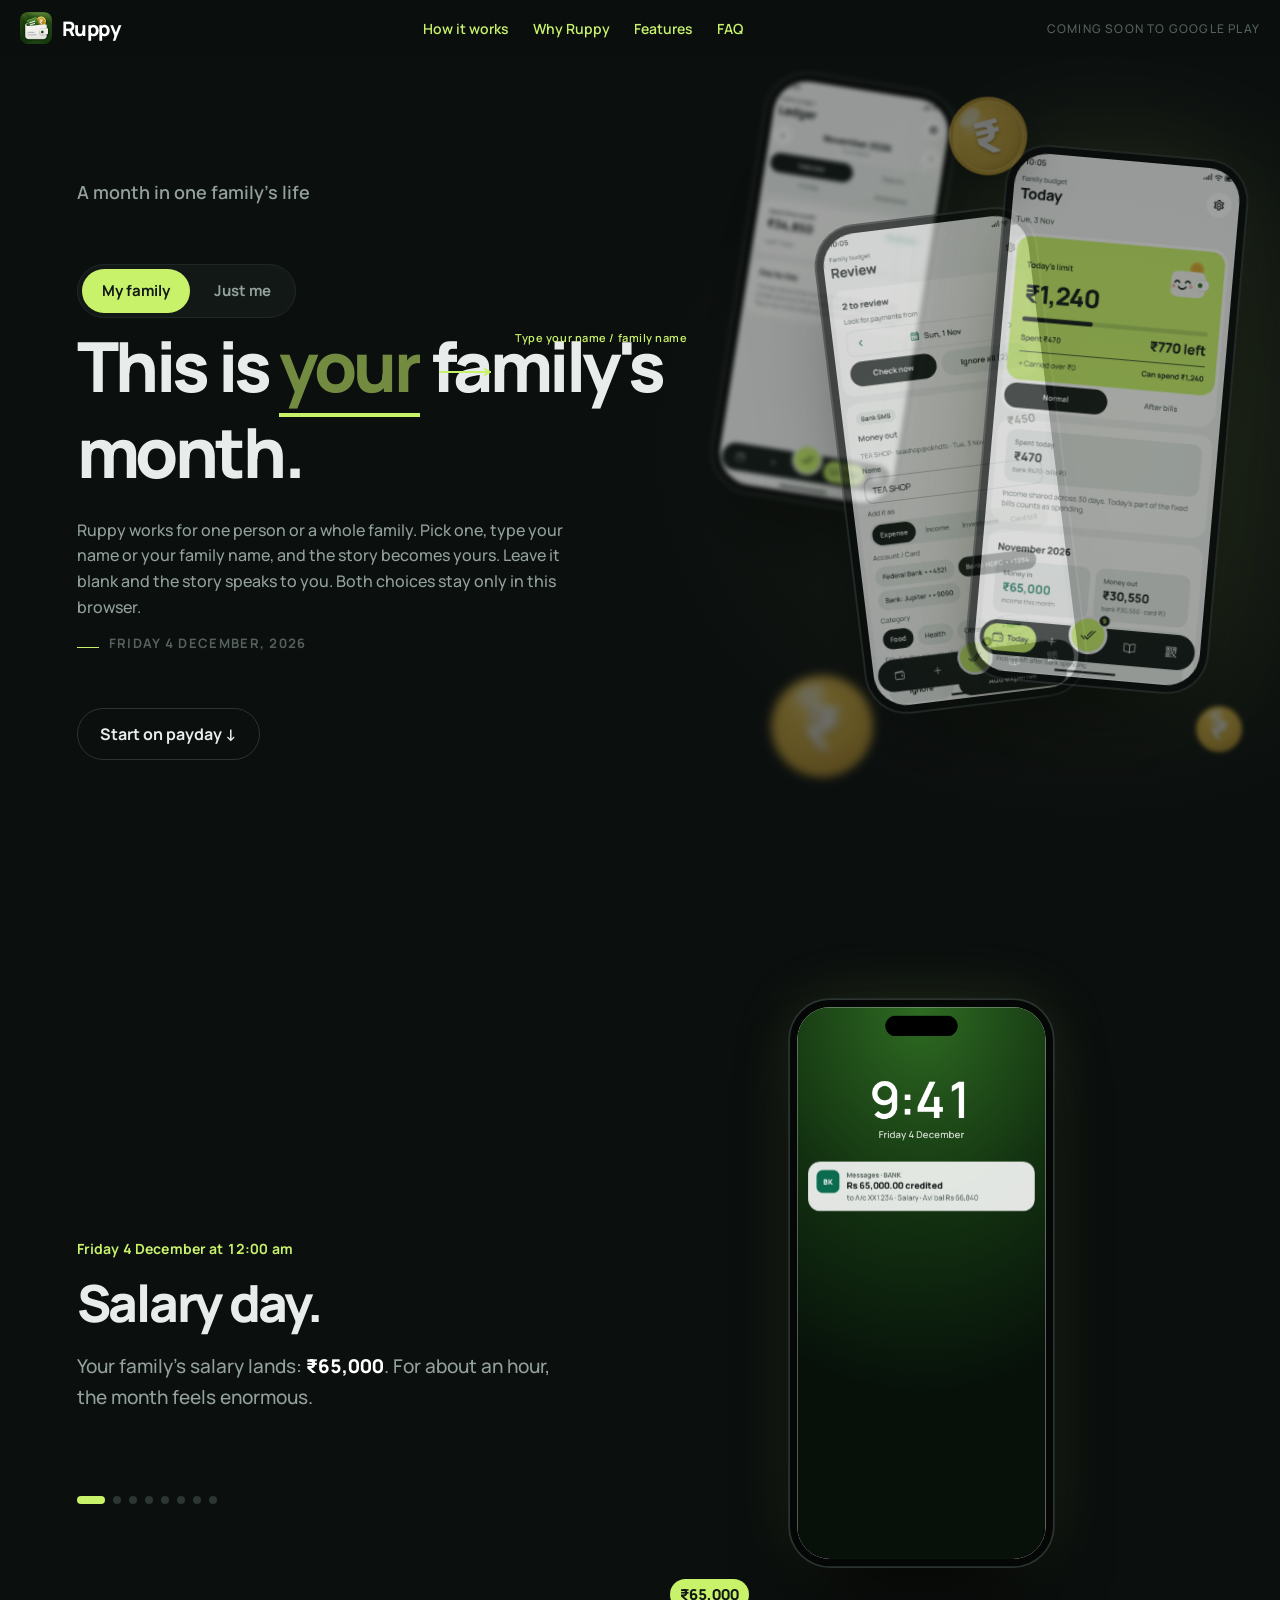
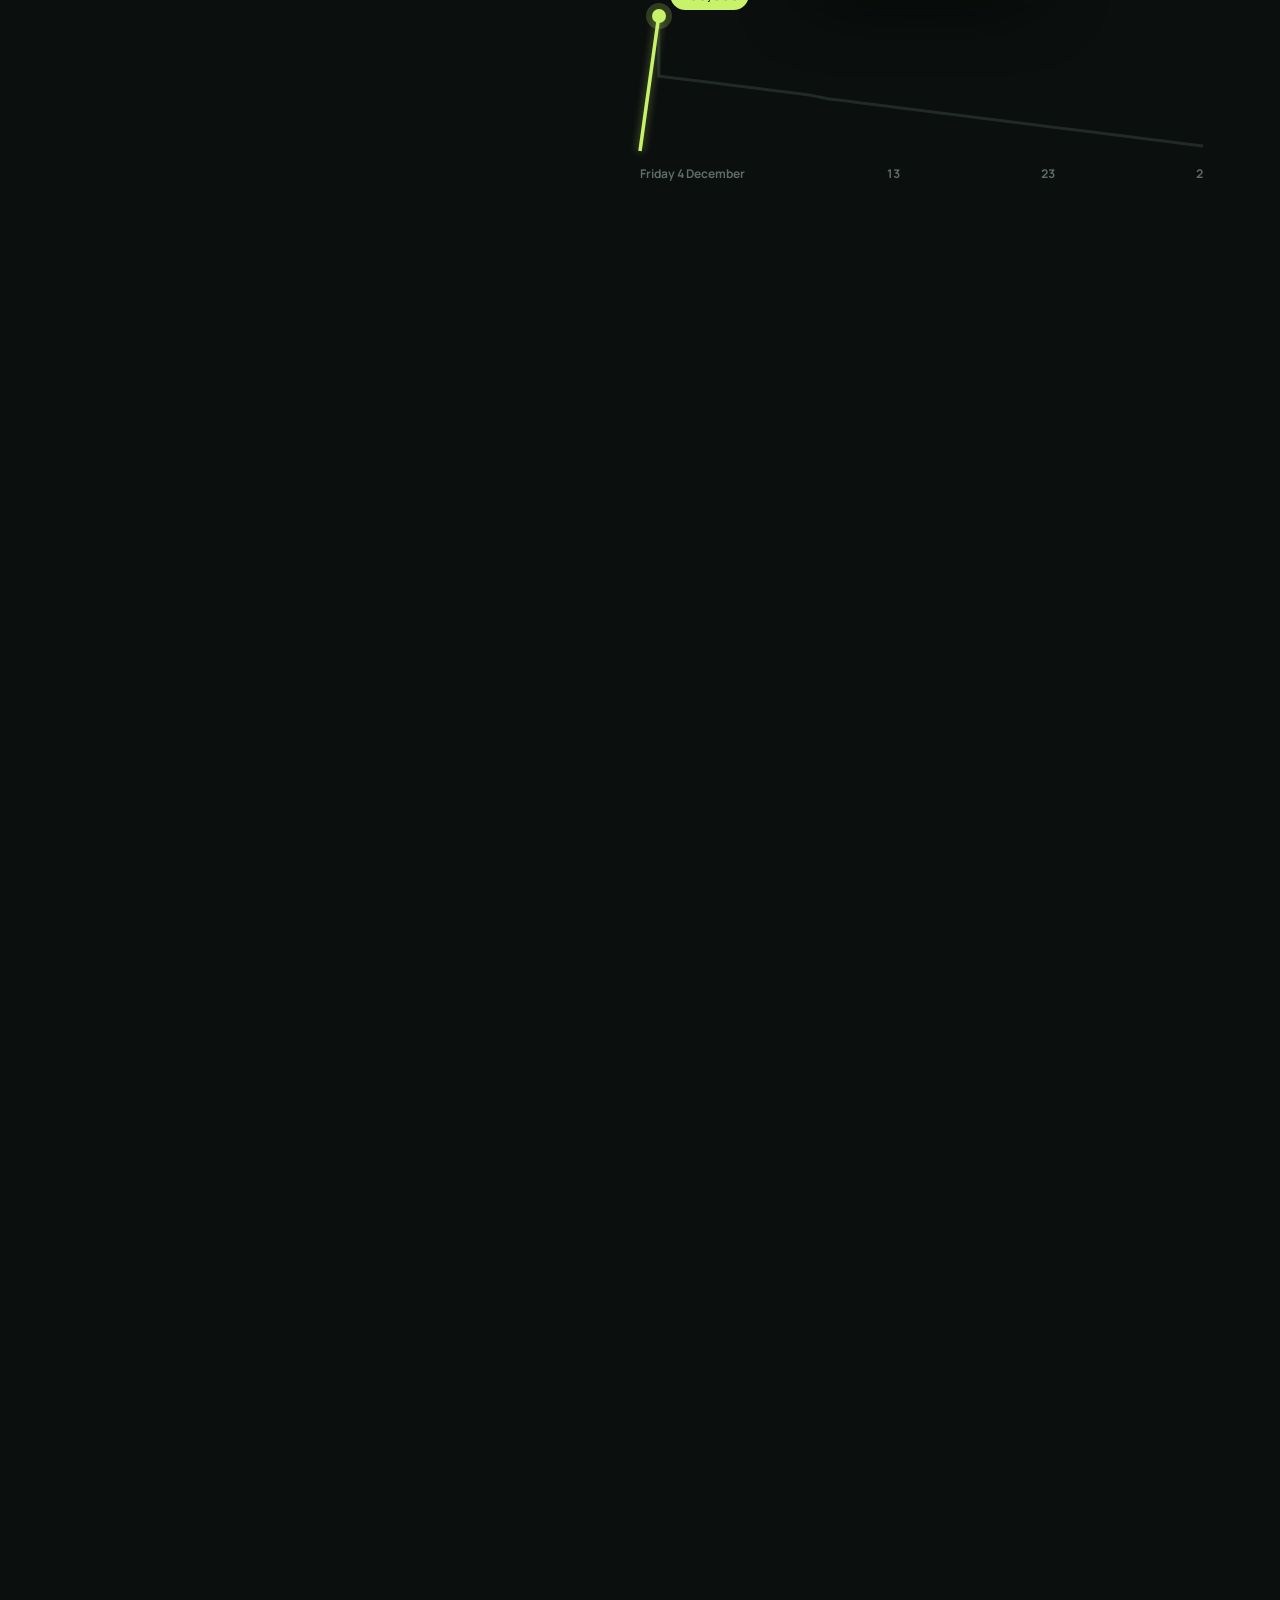
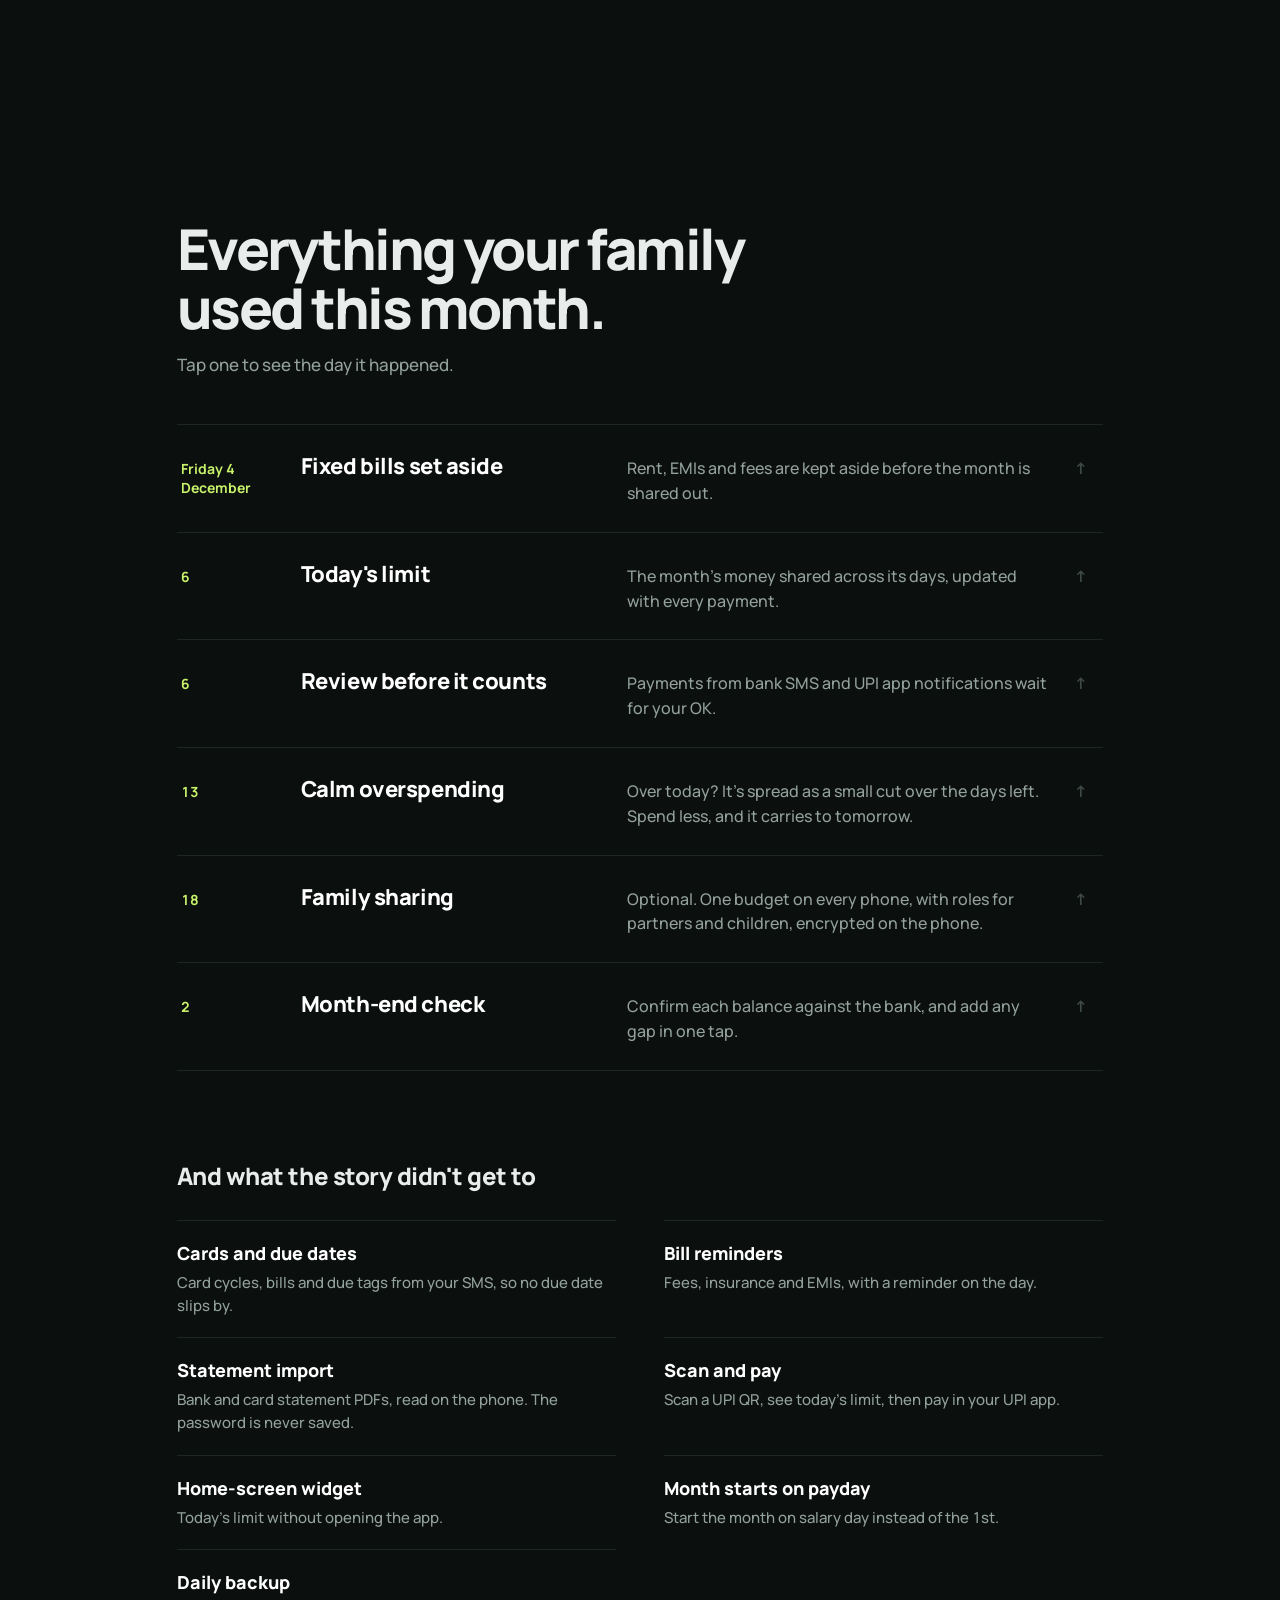
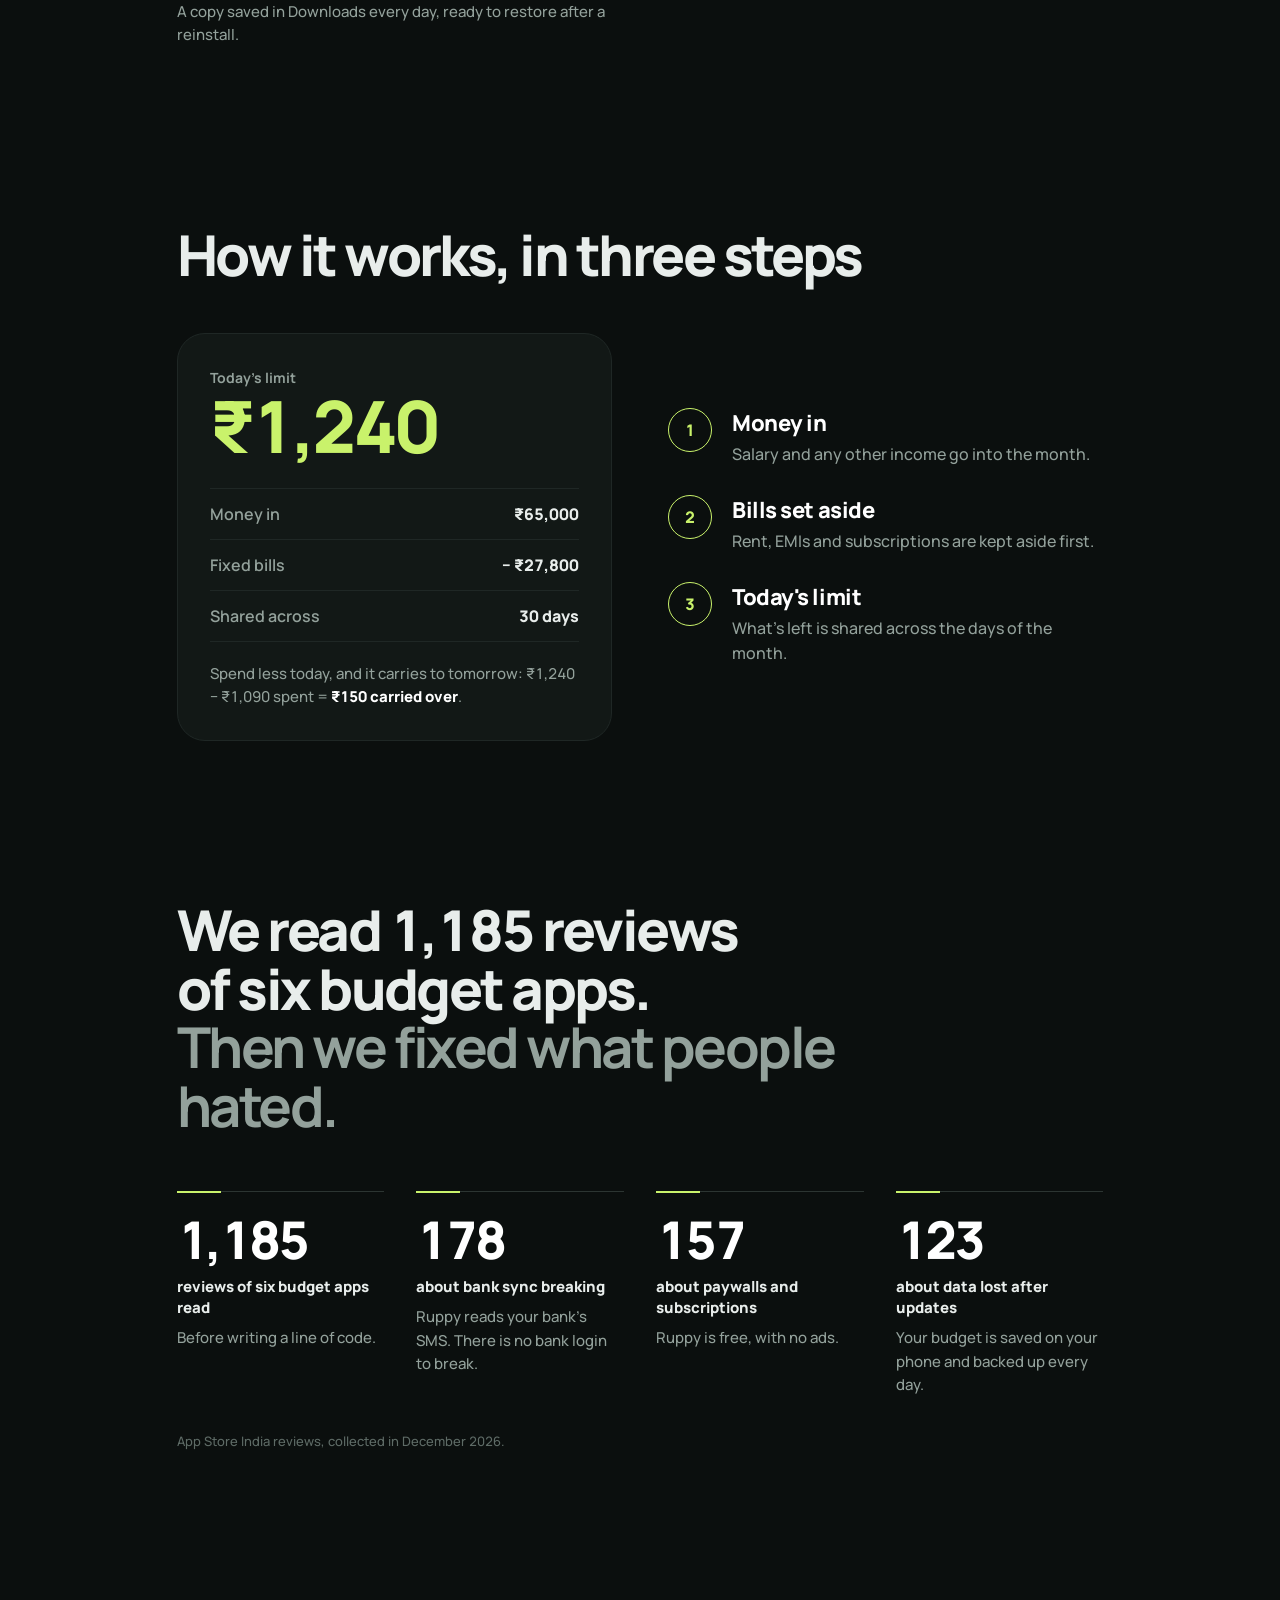
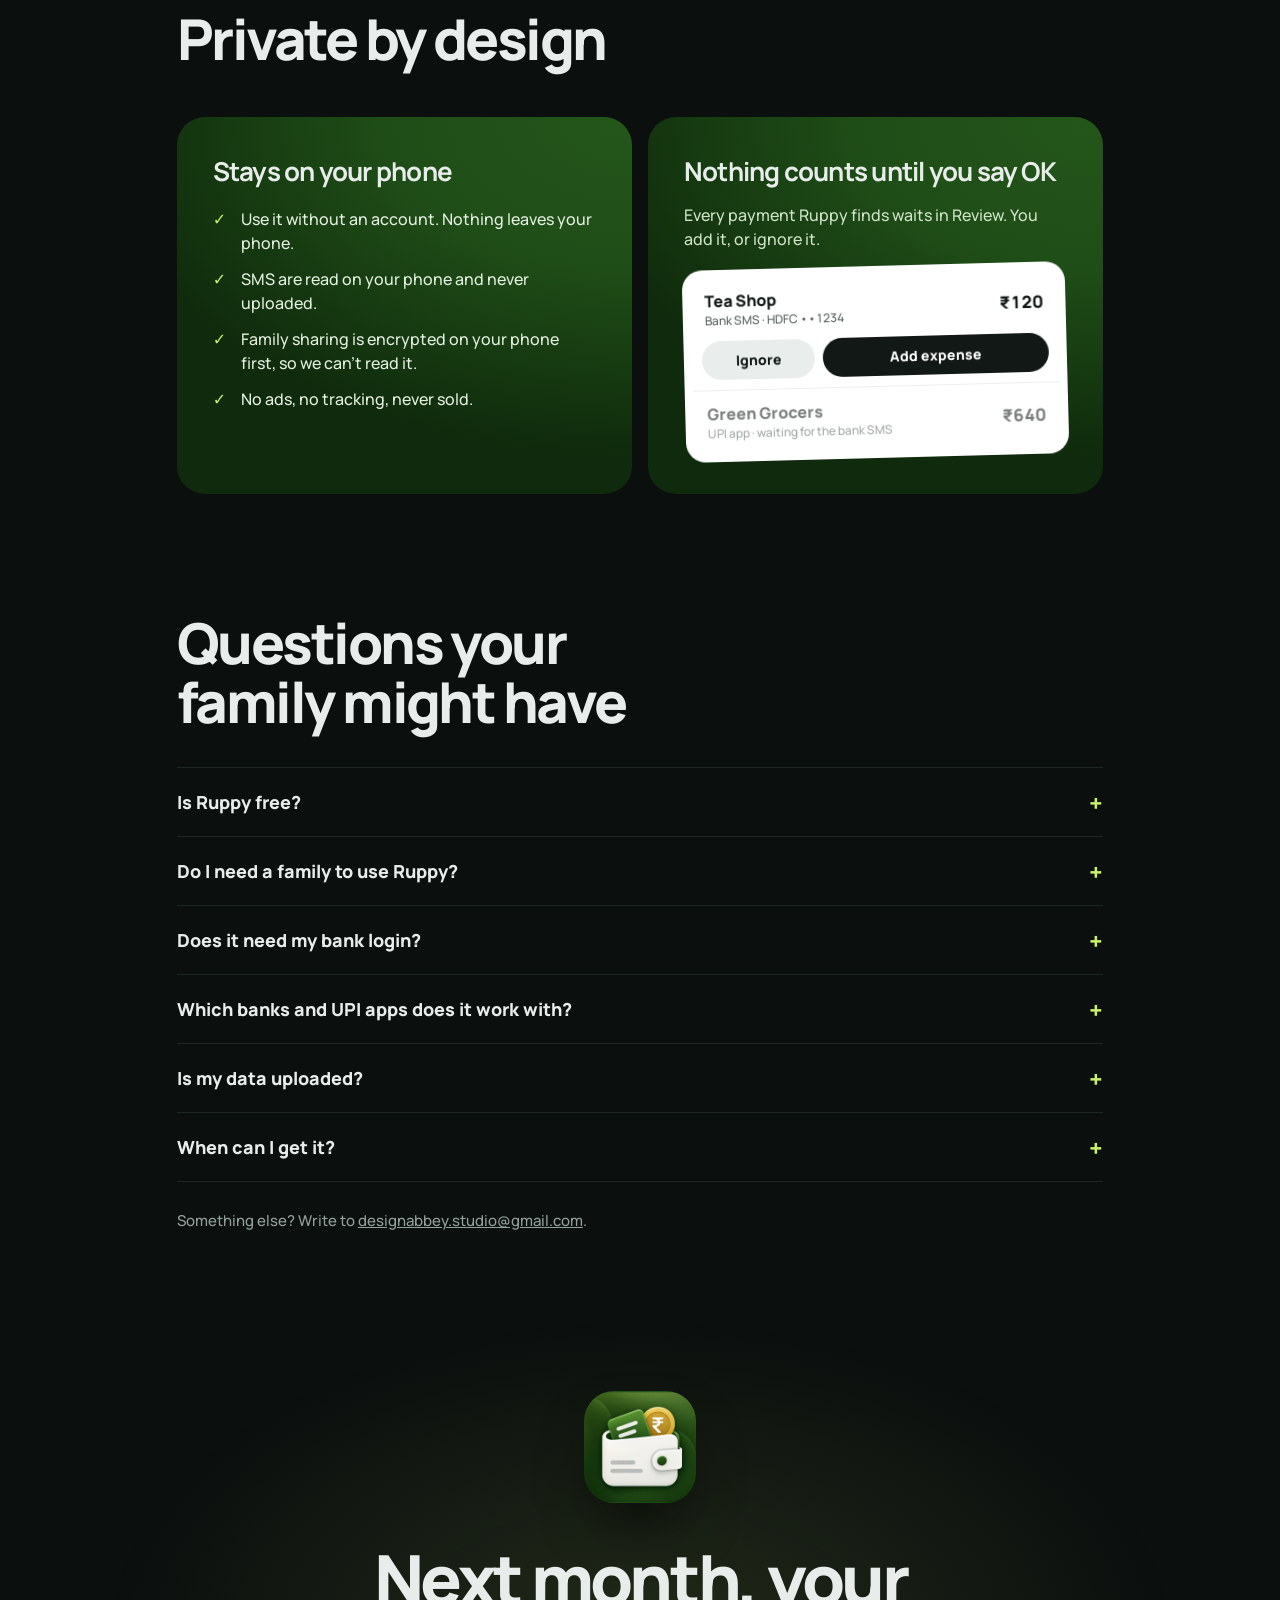
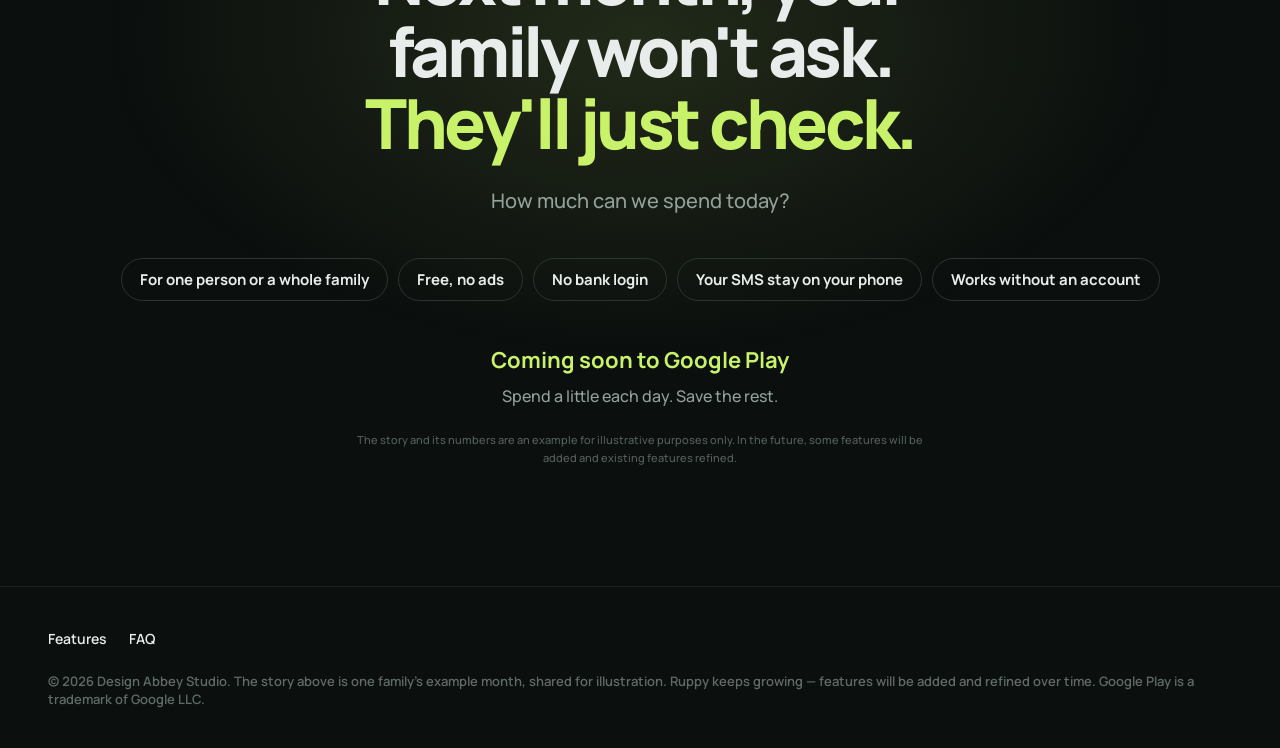
<file: index.html>
<!doctype html>
<html lang="en">
<head>
<meta charset="utf-8">
<meta name="viewport" content="width=device-width, initial-scale=1">
<title>Ruppy · How much can we spend today?</title>
<meta name="description" content="One month, day by day, and the question Ruppy answers every day: how much can we spend today? For one person or a whole family. Free, no ads, no bank login. Coming soon to Google Play.">
<link rel="canonical" href="https://roji43.github.io/ruppy/">
<meta property="og:type" content="website">
<meta property="og:site_name" content="Ruppy">
<meta property="og:url" content="https://roji43.github.io/ruppy/">
<meta property="og:title" content="Ruppy · How much can we spend today?">
<meta property="og:description" content="Your month's money, shared across its days. One limit for today. Free, no ads, no bank login. Coming soon to Google Play.">
<meta property="og:image" content="https://roji43.github.io/ruppy/assets/og.png">
<meta property="og:image:width" content="1200">
<meta property="og:image:height" content="630">
<meta property="og:image:alt" content="Ruppy: How much can we spend today? The Today screen shows a ₹1,240 limit with ₹770 left.">
<meta name="twitter:card" content="summary_large_image">
<meta name="twitter:image" content="https://roji43.github.io/ruppy/assets/og.png">
<meta name="theme-color" content="#0B0F0E">
<link rel="icon" href="assets/ruppy-app-icon.png">
<link rel="stylesheet" href="story.css">
<script>document.documentElement.classList.add('js')</script>
<style>
.dev .scr{position:absolute;left:12px;top:12px;width:412px;height:915px;border-radius:54px;overflow:hidden;font-size:13px;
  --lime:#C9F26B;--paper:#F2F4F3;--surface:#fff;--ink:#111816;--muted:#55615D;--line:#DCE3E0;--sv:#E9EEEC;--green:#0B6B4F;--soft:#DDF1E8;--gold:#8A5A00;--goldsoft:#FFF1D6;--inv:#111816;--oninv:#fff;
  background:var(--paper);color:var(--ink)}
.dev .scr.dk{--paper:#0E1211;--surface:#171C1A;--ink:#E8EDEB;--muted:#A3AEA9;--line:#2E3633;--sv:#222926;--green:#6FD3A8;--soft:#173328;--gold:#F0BE55;--goldsoft:#3A2C0A;--inv:#E8EDEB;--oninv:#0E1211}
.dev .island{position:absolute;left:146px;top:14px;width:120px;height:34px;border-radius:17px;background:#000;z-index:5}
.dev .hero{color:#111816;position:absolute}
.dev .hero .bar i{background:#111816}
.dev /* app UI (from the product carousel, .dev made-up data) */
    .b{ position: absolute; left: 14px; right: 14px; }
.dev .sb{ position: absolute; left: 0; right: 0; top: 0; height: 50px; display: flex; justify-content: space-between; align-items: center; padding: 6px 30px 0; font-size: 14px; font-weight: 700; }
.dev .top{ position: absolute; left: 0; right: 0; top: 54px; display: flex; justify-content: space-between; align-items: flex-end; padding: 0 18px; }
.dev .top small{ display: block; font-size: 12px; color: var(--muted); font-weight: 600; }
.dev .top b{ font-size: 28px; font-weight: 800; letter-spacing: -.8px; }
.dev .ic{ width: 36px; height: 36px; border-radius: 50%; background: var(--surface); display: inline-grid; place-items: center; font-size: 15px; margin-left: 6px; }
.dev .hero{ background: var(--lime); border-radius: 24px; padding: 18px; }
.dev .hero small{ font-size: 13px; font-weight: 600; }
.dev .hero .n{ font-size: 44px; font-weight: 800; letter-spacing: -1.5px; line-height: 1.1; margin-top: 4px; }
.dev .hero img{ position: absolute; right: 14px; top: 14px; width: 58px; height: 58px; border-radius: 16px; }
.dev .bar{ height: 8px; border-radius: 4px; background: rgba(17,24,22,.15); overflow: hidden; margin-top: 10px; }
.dev .bar i{ display: block; height: 100%; background: var(--ink); border-radius: 4px; }
.dev .row{ display: flex; justify-content: space-between; align-items: baseline; margin-top: 8px; font-weight: 700; font-size: 13px; }
.dev .row b{ font-size: 22px; font-weight: 800; letter-spacing: -.5px; }
.dev .sub{ display: flex; justify-content: space-between; border-top: 1px solid rgba(17,24,22,.15); margin-top: 10px; padding-top: 8px; font-size: 12px; font-weight: 600; }
.dev .seg{ display: flex; background: var(--surface); border-radius: 999px; padding: 4px; }
.dev .seg span{ flex: 1; text-align: center; font-weight: 700; font-size: 13px; padding: 9px; border-radius: 999px; color: var(--muted); }
.dev .seg .on{ background: var(--inv); color: var(--oninv); }
.dev .card{ background: var(--surface); border-radius: 20px; padding: 14px 16px; display: grid; gap: 6px; }
.dev .card .t{ display: flex; justify-content: space-between; font-weight: 800; font-size: 15px; }
.dev .card .s{ font-size: 11.5px; color: var(--muted); font-weight: 600; }
.dev .chip{ display: inline-block; font-size: 10.5px; font-weight: 700; border-radius: 999px; padding: 3px 9px; background: var(--sv); color: var(--muted); margin-right: 4px; }
.dev .chip.ok{ background: var(--soft); color: var(--green); }
.dev .chip.warn{ background: var(--goldsoft); color: var(--gold); }
.dev .btns{ display: flex; gap: 8px; margin-top: 4px; }
.dev .btns span{ flex: 1; text-align: center; border-radius: 999px; padding: 10px; font-weight: 800; font-size: 12.5px; background: var(--sv); position: relative; }
.dev .btns .p{ background: var(--inv); color: var(--oninv); }
.dev .btns .p u{ position: absolute; inset: 0; border-radius: 999px; background: var(--green); color: #fff; text-decoration: none; padding: 10px; opacity: 0; }
.dev .nav{ position: absolute; left: 14px; right: 14px; bottom: 30px; height: 60px; background: var(--inv); border-radius: 999px; display: flex; align-items: center; justify-content: space-around; padding: 0 6px; color: var(--oninv); }
.dev .nav .t{ height: 44px; min-width: 44px; display: flex; align-items: center; justify-content: center; gap: 8px; border-radius: 999px; font-size: 15px; font-weight: 800; }
.dev .nav .t svg{ width: 22px; height: 22px; fill: none; stroke: currentColor; stroke-width: 1.8; stroke-linecap: round; stroke-linejoin: round; }
.dev .nav .t.on{ background: var(--lime); color: #111816; padding: 0 18px 0 14px; }
.dev .nav .rv{ position: relative; width: 70px; height: 70px; margin-top: -24px; border-radius: 50%; background: var(--lime); box-shadow: 0 0 0 4px var(--paper); display: grid; place-items: center; color: #111816; }
.dev .nav .rv svg{ width: 30px; height: 30px; fill: none; stroke: currentColor; stroke-width: 2.2; stroke-linecap: round; stroke-linejoin: round; }
.dev .nav .rv b{ position: absolute; right: -2px; top: -4px; width: 22px; height: 22px; border-radius: 50%; background: var(--inv); color: var(--oninv); font-size: 12px; font-weight: 800; display: grid; place-items: center; box-shadow: 0 0 0 2px var(--paper); }
.dev .home{ position: absolute; left: 146px; bottom: 10px; width: 120px; height: 5px; border-radius: 3px; background: var(--ink); }
.dev .lst{ display: grid; }
.dev .lst div{ display: flex; justify-content: space-between; padding: 7px 0; border-bottom: 1px solid var(--line); font-size: 12.5px; font-weight: 600; }
.dev .lst div:last-child{ border: 0; }
.dev .lst small{ display: block; font-size: 10.5px; color: var(--muted); }
.dev .tabs{ display: flex; gap: 4px; background: var(--sv); border-radius: 999px; padding: 4px; }
.dev .tabs span{ flex: 1; text-align: center; font-size: 11.5px; font-weight: 700; padding: 7px 4px; border-radius: 999px; color: var(--muted); }
.dev .tabs .on{ background: var(--inv); color: var(--oninv); }
.dev .month{ display: flex; justify-content: space-between; align-items: center; font-weight: 800; font-size: 15px; padding: 0 4px; }
.dev .month i{ font-style: normal; width: 30px; height: 30px; border-radius: 50%; background: var(--surface); display: grid; place-items: center; font-size: 13px; }
.dev .date{ font-size: 12px; color: var(--muted); font-weight: 600; }

/* Hand-drawn arrow - positioned near input */
.name-field {position:relative;display:inline-block}
.hand-arrow{position:absolute;left:100%;top:8px;margin-left:10px;pointer-events:none}
.hand-arrow svg{width:80px;height:30px}
.hand-arrow .arrow-path{fill:none;stroke:#C9F26B;stroke-width:2;stroke-linecap:round;stroke-linejoin:round}
.hand-arrow .arrow-text{position:absolute;left:85px;top:6px;font-size:11px;color:#C9F26B;white-space:nowrap;font-weight:600;letter-spacing:.05em}

/* Today's date */
.today-date{margin-top:14px;font-weight:700;font-size:13px;letter-spacing:.1em;text-transform:uppercase;color:#55615D}
.today-date::before{content:'';width:22px;height:1px;background:#C9F26B;display:inline-block;margin-right:10px}

/* Phone animation into story */
.phone {will-change:transform;transition:transform .6s cubic-bezier(.4,0,.2,1),opacity .6s}

/* Story phone animation */
.story .phone {opacity:0;animation:fadeInPhone .8s ease forwards .5s}
@keyframes fadeInPhone {
  to {opacity:1;transform:translateY(0)}
}

/* Hero art opacity adjustments - preserve story.css positioning */
.hero-art .hp {opacity:.6;transition:opacity .3s}
.hero-art .hp:hover {opacity:.8}
.hero-art .pc {opacity:.4;transition:opacity .3s}
.hero-art .pc:hover {opacity:.6}

/* Disclaimer note styling */
.disclaimer-note {margin-top:24px;font-size:11px;color:#55615D;line-height:1.6;max-width:600px;margin-left:auto;margin-right:auto;text-align:center}

/* Header navigation - responsive */
header.bar {position:fixed;top:0;left:0;right:0;z-index:100;background:rgba(11,15,14,.9);backdrop-filter:blur(12px);padding:12px 20px;display:flex;align-items:center;justify-content:space-between;gap:20px}
header.bar .logo {display:flex;align-items:center;gap:10px;font-size:18px;font-weight:800;color:#fff;text-decoration:none}
header.bar .logo img {width:32px;height:32px;border-radius:8px}
header.bar .logo b {font-size:20px}
header.bar .nav {display:flex;gap:24px}
header.bar .nav a {color:#C9F26B;font-size:14px;font-weight:600;text-decoration:none;transition:opacity .2s}
header.bar .nav a:hover {opacity:.8}
header.bar .soon {color:#55615D;font-size:12px;font-weight:500;letter-spacing:.1em;text-transform:uppercase}

@media (max-width: 768px) {
  header.bar {flex-wrap:wrap;gap:12px}
  header.bar .nav {order:3;width:100%;justify-content:center;gap:16px;font-size:13px}
  header.bar .soon {display:none}
}
</style>
</head>
<body>
<header class="bar"><a class="logo" href="#top"><img src="assets/ruppy-app-icon.png" alt=""><b>Ruppy</b></a><nav class="nav" aria-label="Site"><a href="#how">How it works</a><a href="#why">Why Ruppy</a><a href="#features">Features</a><a href="#faq">FAQ</a></nav><span class="soon">Coming soon to Google Play</span></header>

<main id="top">
<section class="opening">
  <p class="eyebrow-line"><span class="v-fam">A month in one family's life</span><span class="v-solo">A month in one person's life</span></p>
  <fieldset class="mode"><legend class="sr">Whose month is it?</legend><label><input type="radio" name="mode" value="family" checked><span>My family</span></label><label><input type="radio" name="mode" value="solo"><span>Just me</span></label></fieldset>
  <h1>This is <span class="v-fam"><span class="v-name">the </span><span class="v-you"></span></span><span class="v-solo"></span><label class="name-field"><input id="family" aria-label="Your name or family name" value="" placeholder="your" maxlength="18" autocomplete="off" spellcheck="false" aria-describedby="name-hint"><span class="hand-arrow"><svg viewBox="0 0 80 30" fill="none" xmlns="http://www.w3.org/2000/svg"><path d="M10 15 L60 15" stroke="#C9F26B" stroke-width="2" stroke-linecap="round"/><path d="M55 12 L60 15 L55 18" fill="none" stroke="#C9F26B" stroke-width="2" stroke-linecap="round" stroke-linejoin="round"/></svg><span class="arrow-text">Type your name / family name</span></span></label><span class="v-fam"> family's</span><span class="v-solo"><span class="v-name">'s</span><span class="v-you"></span></span> month.</h1>
  <p class="name-hint" id="name-hint">Ruppy works for one person or a whole family. Pick one, type your name or your family name, and the story becomes yours. Leave it blank and the story speaks to you. Both choices stay only in this browser.</p>
  <div class="today-date" id="todayDate"></div>
  <a class="scroll-cue" href="#story">Start on payday <span aria-hidden="true">↓</span></a>
  <div class="hero-art" aria-hidden="true"><div class="hp hp1" data-speed=".04"><img src="assets/screens/ledger-30nov.png" alt=""></div><div class="hp hp2" data-speed=".08"><img src="assets/screens/review-teashop.png" alt=""></div><div class="hp hp3" data-speed=".14"><img src="assets/screens/today-3nov.png" alt=""></div><img class="pc pc1" data-speed="-.3" src="assets/ruppy-coin.png" alt=""><img class="pc pc2" data-speed="-.15" src="assets/ruppy-coin.png" alt=""><img class="pc pc3" data-speed="-.25" src="assets/ruppy-coin.png" alt=""></div>
</section>

<div class="story" id="story" style="--n:8">
 <div class="pin">
  <div class="stage" aria-hidden="true">
    <div class="money"><svg viewBox="0 0 1000 300" preserveAspectRatio="none"><path class="ml-ghost" d=""/><path class="ml-line" d=""/></svg>
      <div class="ml-dot"><i></i><span class="ml-val">₹0</span></div>
      <div class="ml-axis"><span>1 Nov</span><span>10</span><span>20</span><span>30 Nov</span></div></div>
    <div class="phone"><div class="dev"><div class="scr"><div class="island"></div><div class="scene-screen" data-i="0"><div class="st st-splash"><img src="assets/ruppy-app-icon.png" alt=""><b>Ruppy</b><span>How much can we spend today?</span></div></div><div class="scene-screen" data-i="1"><div class="st st-lock"><div class="lk-time">9:41</div><div class="lk-date">Sunday, 1 November</div><div class="lk-note bank"><i>BK</i><div><small>Messages · BANK</small><b>Rs 65,000.00 credited</b><span>to A/c XX1234 · Salary · Avl bal Rs 66,840</span></div></div></div></div><div class="scene-screen" data-i="2"><div class="st st-lock"><div class="lk-time">9:41</div><div class="lk-date">Sunday, 1 November</div><div class="lk-note bank"><i>BK</i><div><small>Messages · BANK</small><b>Rs 18,000.00 debited</b><span>Rent · UPI</span></div></div><div class="lk-note bank"><i>BK</i><div><small>Messages · BANK</small><b>Rs 7,000.00 debited</b><span>EMI · Home loan</span></div></div><div class="lk-note bank"><i>BK</i><div><small>Messages · BANK</small><b>Rs 2,800.00 debited</b><span>School fee · UPI</span></div></div></div></div><div class="scene-screen" data-i="3"><div class="st st-chat"><span class="v-fam"><div class="ch-top"><b><span class="v-fam"><span class="v-name"><span class="fam">Holy</span></span><span class="v-you">Your</span></span><span class="v-solo"><span class="fam">Holy</span></span> family</b><small>3 members</small></div><p class="ch in"><small>Meera</small>Can we order dinner tonight? 🍕</p><p class="ch out">Let me check…</p><p class="ch in"><small>Rahul</small>Is there money left this month?</p></span><span class="v-solo"><div class="ch-top"><b>Friends</b><small>4 members</small></div><p class="ch in"><small>Anu</small>Dinner out tonight? 🍕</p><p class="ch out">Let me check…</p><p class="ch in"><small>Vivek</small>Splitting four ways, ₹600 each</p></span></div></div><div class="scene-screen" data-i="4"><div class="st st-img"><img src="assets/screens/today-3nov.png" alt=""></div></div><div class="scene-screen" data-i="5"><div class="st st-img"><img src="assets/screens/review-teashop.png" alt=""></div></div><div class="scene-screen" data-i="6"><div class="st st-img"><img src="assets/screens/today-11nov.png" alt=""></div></div><div class="scene-screen" data-i="7"><div class="st st-img"><img src="assets/screens/family-15nov.png" alt=""></div></div><div class="scene-screen" data-i="8"><div class="st st-img"><img src="assets/screens/ledger-30nov.png" alt=""></div></div></div></div></div>
  </div>
  <div class="track"><div class="chapters"><section class="chapter" id="day-1" data-i="1" data-n="2"><p class="stamp">Sunday, 1 November · 9:02 am</p><h2>Salary day.</h2><p class="para"><span class="v-fam"><span class="v-name">The <span class="fam">Holy</span> family's</span><span class="v-you">Your family's</span></span><span class="v-solo"><span class="v-name"><span class="fam">Holy</span>'s</span><span class="v-you">Your</span></span> salary lands: <b>₹65,000</b>. For about an hour, the month feels enormous.</p></section><section class="chapter" id="day-2" data-i="2" data-n="3"><p class="stamp">Sunday, 1 November · evening</p><h2>Then it scatters.</h2><p class="para">Rent <b>₹18,000</b>. Home-loan EMI <b>₹7,000</b>. School fee <b>₹2,800</b>. By night, <span class="v-fam"><span class="v-name">the <span class="fam">Holy</span> family has</span><span class="v-you">your family has</span></span><span class="v-solo"><span class="v-name"><span class="fam">Holy</span> has</span><span class="v-you">you have</span></span> <b>₹37,200</b> left for thirty days. Is that a lot? Nobody can say.</p></section><section class="chapter" id="day-3" data-i="3" data-n="6"><p class="stamp">Tuesday, 3 November · 8:40 pm</p><h2><span class="v-fam">“Can we order dinner tonight?”</span><span class="v-solo">“Can I order dinner tonight?”</span></h2><p class="para">It's the question everyone asks, and the bank app can't answer it. It only knows the balance, not what the rest of the month still needs.</p></section><section class="chapter" id="day-4" data-i="4" data-n="6"><p class="stamp">Same evening · 8:41 pm</p><h2>Ruppy already knows.</h2><p class="para">₹37,200 shared across 30 days is <b>₹1,240 a day</b>. <span class="v-fam"><span class="v-name">The <span class="fam">Holy</span> family has</span><span class="v-you">Your family has</span></span><span class="v-solo"><span class="v-name"><span class="fam">Holy</span> has</span><span class="v-you">You have</span></span> spent ₹470 today, so <b>₹770 is left</b>. A ₹600 dinner fits. Order it.</p></section><section class="chapter" id="day-5" data-i="5" data-n="6"><p class="stamp">Same evening · 9:15 pm</p><h2>The bank texts. Ruppy reads it.</h2><p class="para">Ruppy reads the payment SMS on the phone and lines it up for review. Nothing counts until someone taps OK, and the message never leaves the phone. No bank login.</p></section><section class="chapter" id="day-6" data-i="6" data-n="13"><p class="stamp">Tuesday, 10 November</p><h2>A ₹600 slip.</h2><p class="para">A wedding gift costs more than planned. No red alerts, no guilt. With 20 days left, tomorrow's limit just drops by <b>₹30 a day</b>.</p></section><section class="chapter" id="day-7" data-i="7" data-n="18"><p class="stamp">Sunday, 15 November</p><h2><span class="v-fam">Everyone sees the same number.</span><span class="v-solo">Add family later, if you want.</span></h2><p class="para"><span class="v-fam">You add the Fresh Mart groceries on your phone; Arjun adds his on his. One budget for the whole <span class="v-fam"><span class="v-name"><span class="fam">Holy</span> family</span><span class="v-you">family</span></span><span class="v-solo"><span class="fam">Holy</span> family</span>, encrypted on the phone before it's shared.</span><span class="v-solo">On your own, Ruppy is a personal budget. When you're ready, invite a partner or a parent: one shared budget, encrypted on the phone before it's shared.</span></p></section><section class="chapter" id="day-8" data-i="8" data-n="33"><p class="stamp">Monday, 30 November</p><h2>Month-end. It matches the bank.</h2><p class="para">Every day explains itself, and <span class="v-fam"><span class="v-name">the <span class="fam">Holy</span> family's</span><span class="v-you">your family's</span></span><span class="v-solo"><span class="v-name"><span class="fam">Holy</span>'s</span><span class="v-you">your</span></span> balance matches the bank to the rupee. Left over: <b>₹2,350</b>. Into savings it goes.</p></section></div>
    <div class="dots" aria-hidden="true"><i></i><i></i><i></i><i></i><i></i><i></i><i></i><i></i></div></div>
 </div>
</div>

<section class="recap" id="features"><h2>Everything <span class="v-fam"><span class="v-name">the <span class="fam">Holy</span> family</span><span class="v-you">your family</span></span><span class="v-solo"><span class="v-name"><span class="fam">Holy</span></span><span class="v-you">you</span></span> used this month.</h2><p class="recap-sub">Tap one to see the day it happened.</p><ol class="used"><li><a href="#day-2"><span class="f-day">1 Nov</span><b>Fixed bills set aside</b><span class="f-line">Rent, EMIs and fees are kept aside before the month is shared out.</span><span class="f-go" aria-hidden="true">↑</span></a></li><li><a href="#day-4"><span class="f-day">3 Nov</span><b>Today's limit</b><span class="f-line">The month's money shared across its days, updated with every payment.</span><span class="f-go" aria-hidden="true">↑</span></a></li><li><a href="#day-5"><span class="f-day">3 Nov</span><b>Review before it counts</b><span class="f-line">Payments from bank SMS and UPI app notifications wait for your OK.</span><span class="f-go" aria-hidden="true">↑</span></a></li><li><a href="#day-6"><span class="f-day">10 Nov</span><b>Calm overspending</b><span class="f-line">Over today? It's spread as a small cut over the days left. Spend less, and it carries to tomorrow.</span><span class="f-go" aria-hidden="true">↑</span></a></li><li><a href="#day-7"><span class="f-day">15 Nov</span><b>Family sharing</b><span class="f-line">Optional. One budget on every phone, with roles for partners and children, encrypted on the phone.</span><span class="f-go" aria-hidden="true">↑</span></a></li><li><a href="#day-8"><span class="f-day">30 Nov</span><b>Month-end check</b><span class="f-line">Confirm each balance against the bank, and add any gap in one tap.</span><span class="f-go" aria-hidden="true">↑</span></a></li></ol><h3 class="more-h">And what the story didn't get to</h3><ul class="more"><li><b>Cards and due dates</b><span>Card cycles, bills and due tags from your SMS, so no due date slips by.</span></li><li><b>Bill reminders</b><span>Fees, insurance and EMIs, with a reminder on the day.</span></li><li><b>Statement import</b><span>Bank and card statement PDFs, read on the phone. The password is never saved.</span></li><li><b>Scan and pay</b><span>Scan a UPI QR, see today's limit, then pay in your UPI app.</span></li><li><b>Home-screen widget</b><span>Today's limit without opening the app.</span></li><li><b>Month starts on payday</b><span>Start the month on salary day instead of the 1st.</span></li><li><b>Daily backup</b><span>A copy saved in Downloads every day, ready to restore after a reinstall.</span></li></ul></section><section class="how" id="how"><h2>How it works, in three steps</h2><div class="how-grid"><div class="calc" aria-label="Example: ₹65,000 income minus ₹27,800 fixed bills, shared across 30 days, is ₹1,240 for today."><small>Today's limit</small><b class="calc-n">₹1,240</b><dl><div><dt>Money in</dt><dd>₹65,000</dd></div><div><dt>Fixed bills</dt><dd>− ₹27,800</dd></div><div><dt>Shared across</dt><dd>30 days</dd></div></dl><p class="calc-carry">Spend less today, and it carries to tomorrow: ₹1,240 − ₹1,090 spent = <b>₹150 carried over</b>.</p></div><ol class="hw"><li><span class="hw-n">1</span><div><b>Money in</b><p>Salary and any other income go into the month.</p></div></li><li><span class="hw-n">2</span><div><b>Bills set aside</b><p>Rent, EMIs and subscriptions are kept aside first.</p></div></li><li><span class="hw-n">3</span><div><b>Today's limit</b><p>What's left is shared across the days of the month.</p></div></li></ol></div></section><section class="why" id="why"><h2>We read 1,185 reviews of six budget apps.<br><span>Then we fixed what people hated.</span></h2><div class="why-stats"><div class="why-stat"><b>1,185</b><span>reviews of six budget apps read</span><p>Before writing a line of code.</p></div><div class="why-stat"><b>178</b><span>about bank sync breaking</span><p>Ruppy reads your bank’s SMS. There is no bank login to break.</p></div><div class="why-stat"><b>157</b><span>about paywalls and subscriptions</span><p>Ruppy is free, with no ads.</p></div><div class="why-stat"><b>123</b><span>about data lost after updates</span><p>Your budget is saved on your phone and backed up every day.</p></div></div><p class="why-note">App Store India reviews, collected in October 2026.</p></section><section class="priv" id="privacy"><h2>Private by design</h2><div class="priv-grid"><article class="pcard"><h3>Stays on your phone</h3><ul><li>Use it without an account. Nothing leaves your phone.</li><li>SMS are read on your phone and never uploaded.</li><li>Family sharing is encrypted on your phone first, so we can't read it.</li><li>No ads, no tracking, never sold.</li></ul></article><article class="pcard"><h3>Nothing counts until you say OK</h3><p>Every payment Ruppy finds waits in Review. You add it, or ignore it.</p><div class="rv" aria-hidden="true"><div class="rv-row"><div><b>Tea Shop</b><small>Bank SMS · HDFC ••1234</small></div><span>₹120</span></div><div class="rv-btns"><span>Ignore</span><span class="on">Add expense</span></div><div class="rv-row dim"><div><b>Green Grocers</b><small>UPI app · waiting for the bank SMS</small></div><span>₹640</span></div></div></article></div></section><section class="faq" id="faq"><h2>Questions <span class="v-fam"><span class="v-name">the <span class="fam">Holy</span> family</span><span class="v-you">your family</span></span><span class="v-solo"><span class="v-name"><span class="fam">Holy</span></span><span class="v-you">you</span></span> might have</h2><div class="qs"><details class="q"><summary>Is Ruppy free?</summary><p>Yes. Free for everyone, with no ads and no subscriptions.</p></details><details class="q"><summary>Do I need a family to use Ruppy?</summary><p>No. Ruppy works as a personal budget for one person. Family sharing is optional, and you can add family members any time.</p></details><details class="q"><summary>Does it need my bank login?</summary><p>No. Ruppy reads the payment SMS your bank already sends you, on your phone. Nothing counts until you approve it in Review.</p></details><details class="q"><summary>Which banks and UPI apps does it work with?</summary><p>Any bank that sends payment SMS. With notification access on, it also catches payments from GPay, PhonePe, Paytm, BHIM, CRED and Amazon Pay.</p></details><details class="q"><summary>Is my data uploaded?</summary><p>Not unless you choose family sharing. Choose “Continue on this phone only” and nothing leaves your phone. With family sharing, your budget is encrypted on your phone before it is sent, so we can’t read it. SMS text is never uploaded.</p></details><details class="q"><summary>When can I get it?</summary><p>Ruppy is coming soon to Google Play, for Android.</p></details></div><p class="faq-mail">Something else? Write to <a href="mailto:designabbey.studio@gmail.com">designabbey.studio@gmail.com</a>.</p></section>
<section class="ending">
  <div class="end-art" aria-hidden="true"><img class="pc ec1" data-speed="-.3" src="assets/ruppy-coin.png" alt=""><img class="pc ec2" data-speed="-.2" src="assets/ruppy-coin.png" alt=""><img class="pc ec3" data-speed="-.2" src="assets/ruppy-coin.png" alt=""></div>
  <img class="end-icon" src="assets/ruppy-app-icon.png" alt="The Ruppy app icon: Wally the wallet with a rupee coin">
  <h2>Next month, <span class="v-fam"><span class="v-name">the <span class="fam">Holy</span> family won't ask.</span><span class="v-you">your family won't ask.</span></span><span class="v-solo"><span class="v-name"><span class="fam">Holy</span> won't wonder.</span><span class="v-you">you won't wonder.</span></span><br><em><span class="v-fam">They'll just check.</span><span class="v-solo">Just check.</span></em></h2>
  <p class="end-q"><span class="v-fam">How much can we spend today?</span><span class="v-solo">How much can I spend today?</span></p>
  <ul class="facts"><li>For one person or a whole family</li><li>Free, no ads</li><li>No bank login</li><li>Your SMS stay on your phone</li><li>Works without an account</li></ul>
  <p class="soon big">Coming soon to Google Play</p>
  <p class="end-line">Spend a little each day. Save the rest.</p>
  <p class="disclaimer-note">The story and its numbers are an example for illustrative purposes only. In the future, some features will be added and existing features refined.</p>
</section>
</main>

<footer class="foot">
  <a href="#features">Features</a><a href="#faq">FAQ</a>
  <p>© 2026 Design Abbey Studio. The story above is one family's example month, shared for illustration. Ruppy keeps growing — features will be added and refined over time. Google Play is a trademark of Google LLC.</p>
</footer>

<script>
(() => {
  // Keep original money line data but use today for all dates
  const today = new Date();
  const payday = new Date(today);
  const DAYS = 30;
  const LINE = [[0, 0], [1, 65000], [1, 37200], [1, 36060], [2, 34920], [3, 33850], [4, 32710], [5, 31570], [6, 30430], [7, 29290], [8, 28150], [9, 27010], [10, 25170], [11, 24030], [12, 22890], [13, 21750], [14, 20610], [15, 19470], [16, 18330], [17, 17190], [18, 16050], [19, 14910], [20, 13770], [21, 12630], [22, 11490], [23, 10350], [24, 9210], [25, 8070], [26, 6930], [27, 5790], [28, 4650], [29, 3510], [30, 2350]];
  const MAX = 65000;
  const still = matchMedia('(prefers-reduced-motion: reduce)').matches;
  
  // Date formatting helper
  const formatDate = (date, showDay = true, showTime = false) => {
    const options = { weekday: 'long', day: 'numeric', month: 'long' };
    if (showTime) {
      options.hour = 'numeric';
      options.minute = '2-digit';
      options.hour12 = true;
    }
    return date.toLocaleDateString('en-IN', options);
  };
  
  // Calculate all story dates relative to payday (today)
  const storyDates = {
    payday: new Date(payday.getFullYear(), payday.getMonth(), payday.getDate()),
    day1_morning: new Date(payday.getFullYear(), payday.getMonth(), payday.getDate()),
    day1_evening: new Date(payday.getFullYear(), payday.getMonth(), payday.getDate(), 18, 0, 0, 0),
    day3: new Date(payday.getFullYear(), payday.getMonth(), payday.getDate() + 2),
    day3_evening: new Date(payday.getFullYear(), payday.getMonth(), payday.getDate() + 2, 20, 40),
    day3_evening_plus: new Date(payday.getFullYear(), payday.getMonth(), payday.getDate() + 2, 20, 41),
    day10: new Date(payday.getFullYear(), payday.getMonth(), payday.getDate() + 9),
    day15: new Date(payday.getFullYear(), payday.getMonth(), payday.getDate() + 14),
    day30: new Date(payday.getFullYear(), payday.getMonth(), payday.getDate() + 29)
  };
  
  // Get day of month and short day for timeline
  const getDayLabel = (offset) => {
    const date = new Date(payday.getFullYear(), payday.getMonth(), payday.getDate() + offset);
    return offset === 0 ? formatDate(date, true, false).replace(/^\w+,\s*/, '') : date.getDate();
  };
  // the family name, typed by the visitor; textContent only, never HTML
  const input = document.getElementById('family');
  // remembered in this browser only (a per-viewer convenience); storage can be blocked, so every access is guarded
  try { const saved = localStorage.getItem('ruppy-family'); if (saved) input.value = saved; } catch (e) {}
  const setName = () => { const v = input.value.trim() || 'Holy'; document.querySelectorAll('.fam').forEach(e => e.textContent = v);
    document.documentElement.classList.toggle('anon', !input.value.trim());
    try { input.value.trim() ? localStorage.setItem('ruppy-family', input.value.trim()) : localStorage.removeItem('ruppy-family'); } catch (e) {} };
  // size the field to the name (field-sizing isn't everywhere yet)
  const mirror = document.createElement('span'); mirror.className = 'name-ghost'; mirror.setAttribute('aria-hidden', 'true');
  input.parentNode.appendChild(mirror);
  const fit = () => { mirror.textContent = input.value || input.placeholder; input.style.width = (mirror.offsetWidth + 2) + 'px'; };
  addEventListener('resize', fit);
  input.addEventListener('input', () => { setName(); fit(); }); setName(); document.fonts.ready.then(fit);

  // My family / Just me: a class on <html> picks which version of each line shows; remembered in this browser only
  const radios = document.querySelectorAll('input[name=mode]');
  const setMode = m => { document.documentElement.classList.toggle('solo', m === 'solo'); radios.forEach(r => r.checked = r.value === m);
    try { localStorage.setItem('ruppy-mode', m); } catch (e) {} fit(); };
  radios.forEach(r => r.addEventListener('change', () => setMode(r.value)));
  let mode = 'family'; try { mode = localStorage.getItem('ruppy-mode') === 'solo' ? 'solo' : 'family'; } catch (e) {}
  setMode(mode);

  // Set today's date
  const todayDateEl = document.getElementById('todayDate');
  todayDateEl.textContent = today.toLocaleDateString('en-IN', { weekday: 'long', year: 'numeric', month: 'long', day: 'numeric' });
  
  // Update all hardcoded dates with dynamic dates
  function updateAllDates() {
    // Timeline axis
    const axisLabels = document.querySelectorAll('.ml-axis span');
    if (axisLabels.length >= 4) {
      axisLabels[0].textContent = getDayLabel(0);
      axisLabels[1].textContent = getDayLabel(9);
      axisLabels[2].textContent = getDayLabel(19);
      axisLabels[3].textContent = getDayLabel(29);
    }
    
    // Phone lock screen dates - replace hardcoded "Sunday, 1 November"
    const phoneDates = document.querySelectorAll('.lk-date');
    phoneDates.forEach((el) => {
      el.textContent = formatDate(storyDates.payday, true, false);
    });
    
    // Chapter stamps - replace all hardcoded dates
    const stamps = document.querySelectorAll('.stamp');
    if (stamps.length >= 8) {
      // Day 1 morning
      const day1MorningText = formatDate(storyDates.day1_morning, true, true).replace(/\s*AM/g, ' am').replace(/\s*PM/g, ' pm');
      stamps[0].textContent = day1MorningText;
      
      // Day 1 evening - replace weekday with "Same day"
      const day1EveningDate = formatDate(storyDates.day1_evening, true, false);
      const day1EveningText = day1EveningDate.replace(/^\w+/, 'Same day') + ' · evening';
      stamps[1].textContent = day1EveningText;
      
      // Day 3 evening
      const day3Text = formatDate(storyDates.day3, true, true).replace(/\s*AM/g, ' am').replace(/\s*PM/g, ' pm');
      stamps[2].textContent = day3Text;
      
      // Same evening
      stamps[3].textContent = 'Same evening · 8:41 pm';
      stamps[4].textContent = 'Same evening · 9:15 pm';
      
      // Other days
      stamps[5].textContent = formatDate(storyDates.day10, true, false);
      stamps[6].textContent = formatDate(storyDates.day15, true, false);
      stamps[7].textContent = formatDate(storyDates.day30, true, false);
    }
    
    // Recap dates
    const recapDays = document.querySelectorAll('.f-day');
    if (recapDays.length >= 6) {
      recapDays[0].textContent = getDayLabel(0);
      recapDays[1].textContent = getDayLabel(2);
      recapDays[2].textContent = getDayLabel(2);
      recapDays[3].textContent = getDayLabel(9);
      recapDays[4].textContent = getDayLabel(14);
      recapDays[5].textContent = getDayLabel(29);
    }
    
    // Update disclaimer date
    const disclaimer = document.querySelector('.why-note');
    if (disclaimer) {
      const disclaimerMonth = today.toLocaleDateString('en-IN', { month: 'long', year: 'numeric' });
      disclaimer.textContent = `App Store India reviews, collected in ${disclaimerMonth}.`;
    }
  }

  // money line: x = day, y = balance
  const X = d => d / DAYS * 1000, Y = v => 290 - v / MAX * 270;
  const path = pts => pts.map((p, i) => (i ? 'L' : 'M') + X(p[0]).toFixed(1) + ' ' + Y(p[1]).toFixed(1)).join(' ');
  const ghost = document.querySelector('.ml-ghost'), live = document.querySelector('.ml-line');
  const dot = document.querySelector('.ml-dot'), val = document.querySelector('.ml-val');
  ghost.setAttribute('d', path(LINE));
  function showDay(n) {
    const pts = LINE.slice(0, n);
    live.setAttribute('d', path(pts));
    const last = pts[pts.length - 1];
    dot.style.left = (X(last[0]) / 10) + '%'; dot.style.top = (Y(last[1]) / 3) + '%';
    val.textContent = '₹' + last[1].toLocaleString('en-IN');
    dot.classList.toggle('hide', n < 2);
    dot.classList.toggle('flip', last[0] > DAYS * .7);
  }

  const screens = document.querySelectorAll('.scene-screen');
  function go(i, n) { screens.forEach(s => s.classList.toggle('on', +s.dataset.i === i)); showDay(n); }
  go(0, 1);
  // the story pins; scrolling down moves the scenes sideways, one scene per screen of scroll
  const story = document.getElementById('story'), track = document.querySelector('.chapters');
  const chs = [...document.querySelectorAll('.chapter')], dots = [...document.querySelectorAll('.dots i')];
  const span = () => story.offsetHeight - innerHeight;
  let cur = -1;
  function onScroll() {
    const p = Math.min(Math.max(-story.getBoundingClientRect().top / span(), 0), 0.9999);
    const k = Math.floor(p * chs.length);
    if (k === cur) return;
    cur = k; track.style.setProperty('--i', k);
    chs.forEach((c, j) => { c.classList.toggle('now', j === k); c.setAttribute('aria-hidden', j === k ? 'false' : 'true'); });
    dots.forEach((d, j) => d.classList.toggle('on', j === k));
    go(+chs[k].dataset.i, +chs[k].dataset.n);
  }
  addEventListener('scroll', () => requestAnimationFrame(onScroll), { passive: true });
  // links to a day (from the features list) scroll to that scene's slice of the story
  document.addEventListener('click', e => {
    const a = e.target.closest('a[href^="#day-"]'); if (!a) return;
    const j = chs.findIndex(c => c.id === a.hash.slice(1)); if (j < 0) return;
    e.preventDefault(); history.replaceState(null, '', a.hash);
    scrollTo({ top: story.offsetTop + (j + .5) * span() / chs.length, behavior: still ? 'auto' : 'smooth' });
  });
  // size the phone to the space the stage really has, so it always sits fully on screen
  const phone = document.querySelector('.phone'), stage = document.querySelector('.stage'), money = document.querySelector('.money');
  const fitPhone = () => { const cs = getComputedStyle(stage), pad = parseFloat(cs.paddingTop) + parseFloat(cs.paddingBottom) + parseFloat(cs.rowGap || cs.gap || 0);
    const room = (innerWidth <= 860 ? innerHeight * .58 : stage.clientHeight) - pad - money.offsetHeight - 8;  // on phones the stage sizes to the phone, so use the screen
    phone.style.setProperty('--s', Math.max(.2, Math.min(.62, room / 939)).toFixed(3)); };
  addEventListener('resize', () => { fitPhone(); cur = -1; onScroll(); });
  fitPhone(); onScroll();
  if (location.hash.startsWith('#day-')) { const a = document.querySelector('a[href="' + location.hash + '"]'); if (a) a.click(); }
  if (still) document.documentElement.classList.add('still');
  
  // Update all dates on the page
  updateAllDates();
  // parallax: each layer moves at its own speed relative to its section's centre; off for reduced motion
  const layers = still ? [] : [...document.querySelectorAll('[data-speed]')];
  function drift() {
    for (const el of layers) {
      const sec = el.closest('section').getBoundingClientRect();
      const y = (innerHeight / 2 - (sec.top + sec.height / 2)) * +el.dataset.speed;
      el.style.setProperty('--py', y.toFixed(1) + 'px');
    }
  }
  if (layers.length) { addEventListener('scroll', () => requestAnimationFrame(drift), { passive: true }); addEventListener('resize', drift); drift(); }
})();
</script>
</body>
</html>
</file>
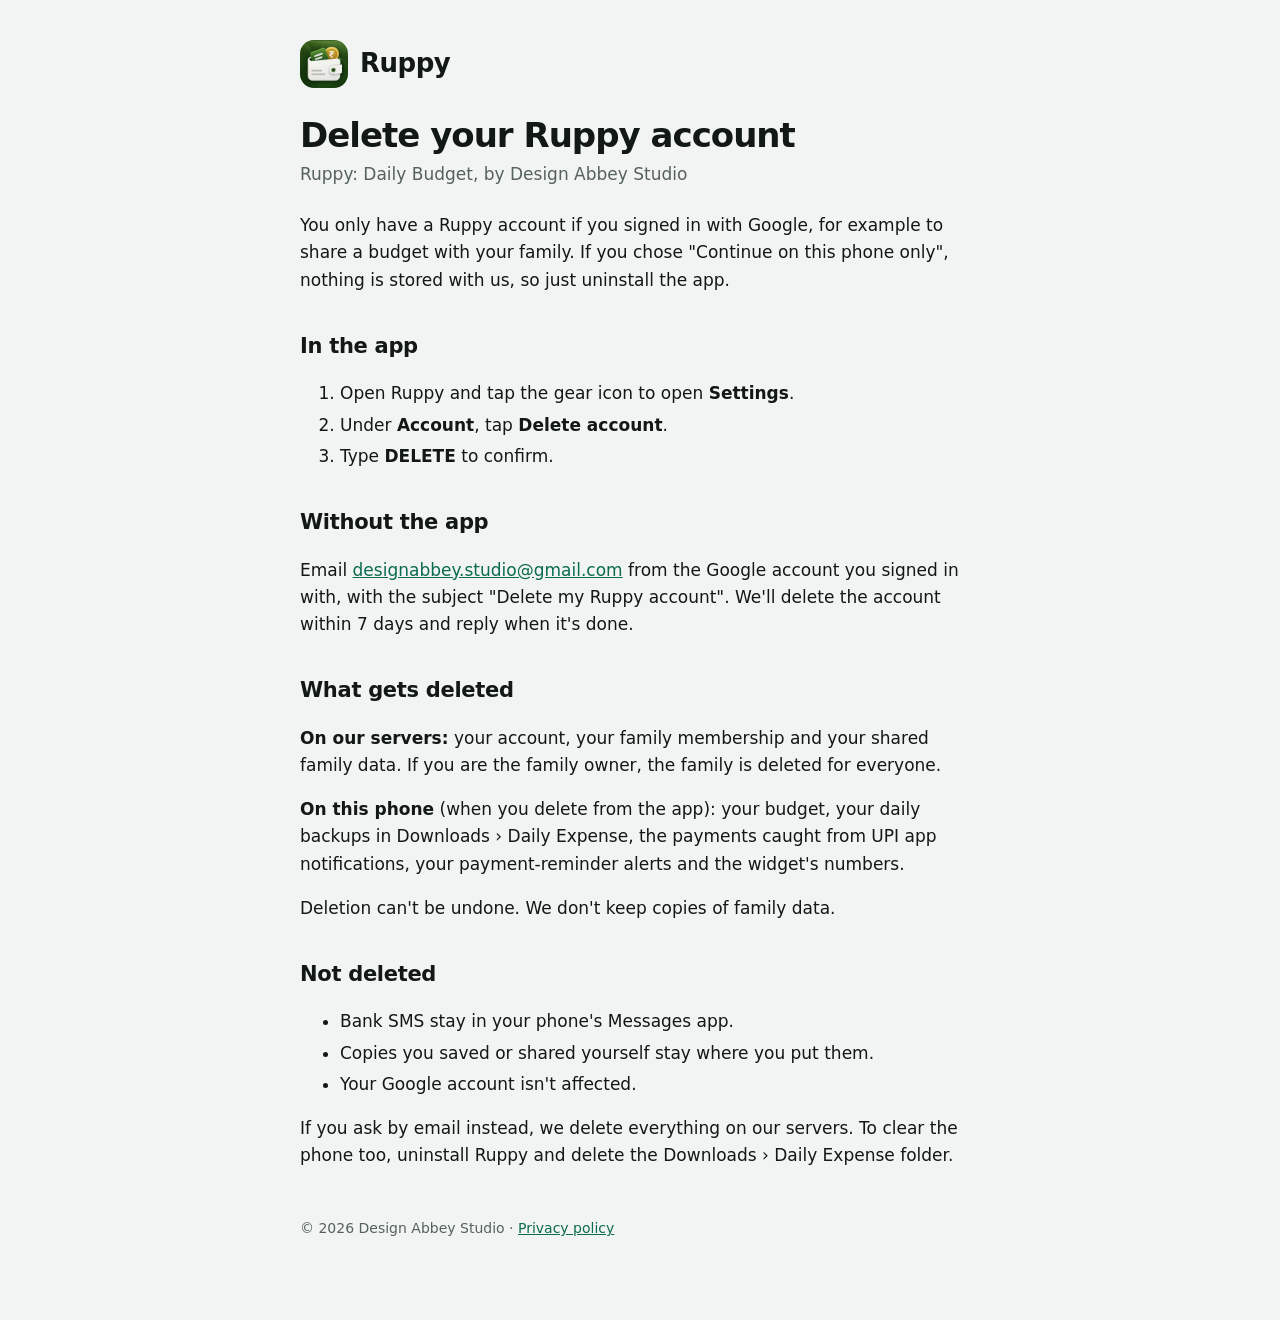
<file: delete-account.html>
<!doctype html>
<html lang="en">
<head>
<meta charset="utf-8">
<meta name="viewport" content="width=device-width, initial-scale=1">
<title>Delete your Ruppy account</title>
<link rel="icon" href="icon.png">
<link rel="stylesheet" href="style.css">
</head>
<body><main>
<header><img src="icon.png" alt=""><b>Ruppy</b></header>
<h1>Delete your Ruppy account</h1>
<p class="meta">Ruppy: Daily Budget, by Design Abbey Studio</p>

<p>You only have a Ruppy account if you signed in with Google, for example to share a budget with your family. If you chose "Continue on this phone only", nothing is stored with us, so just uninstall the app.</p>

<h2>In the app</h2>
<ol>
<li>Open Ruppy and tap the gear icon to open <strong>Settings</strong>.</li>
<li>Under <strong>Account</strong>, tap <strong>Delete account</strong>.</li>
<li>Type <strong>DELETE</strong> to confirm.</li>
</ol>

<h2>Without the app</h2>
<p>Email <a href="mailto:designabbey.studio@gmail.com?subject=Delete%20my%20Ruppy%20account">designabbey.studio@gmail.com</a> from the Google account you signed in with, with the subject "Delete my Ruppy account". We'll delete the account within 7 days and reply when it's done.</p>

<h2>What gets deleted</h2>
<p><strong>On our servers:</strong> your account, your family membership and your shared family data. If you are the family owner, the family is deleted for everyone.</p>
<p><strong>On this phone</strong> (when you delete from the app): your budget, your daily backups in Downloads › Daily Expense, the payments caught from UPI app notifications, your payment-reminder alerts and the widget's numbers.</p>
<p>Deletion can't be undone. We don't keep copies of family data.</p>

<h2>Not deleted</h2>
<ul>
<li>Bank SMS stay in your phone's Messages app.</li>
<li>Copies you saved or shared yourself stay where you put them.</li>
<li>Your Google account isn't affected.</li>
</ul>
<p>If you ask by email instead, we delete everything on our servers. To clear the phone too, uninstall Ruppy and delete the Downloads › Daily Expense folder.</p>

<footer>© 2026 Design Abbey Studio · <a href="privacy.html">Privacy policy</a></footer>
</main></body>
</html>
</file>
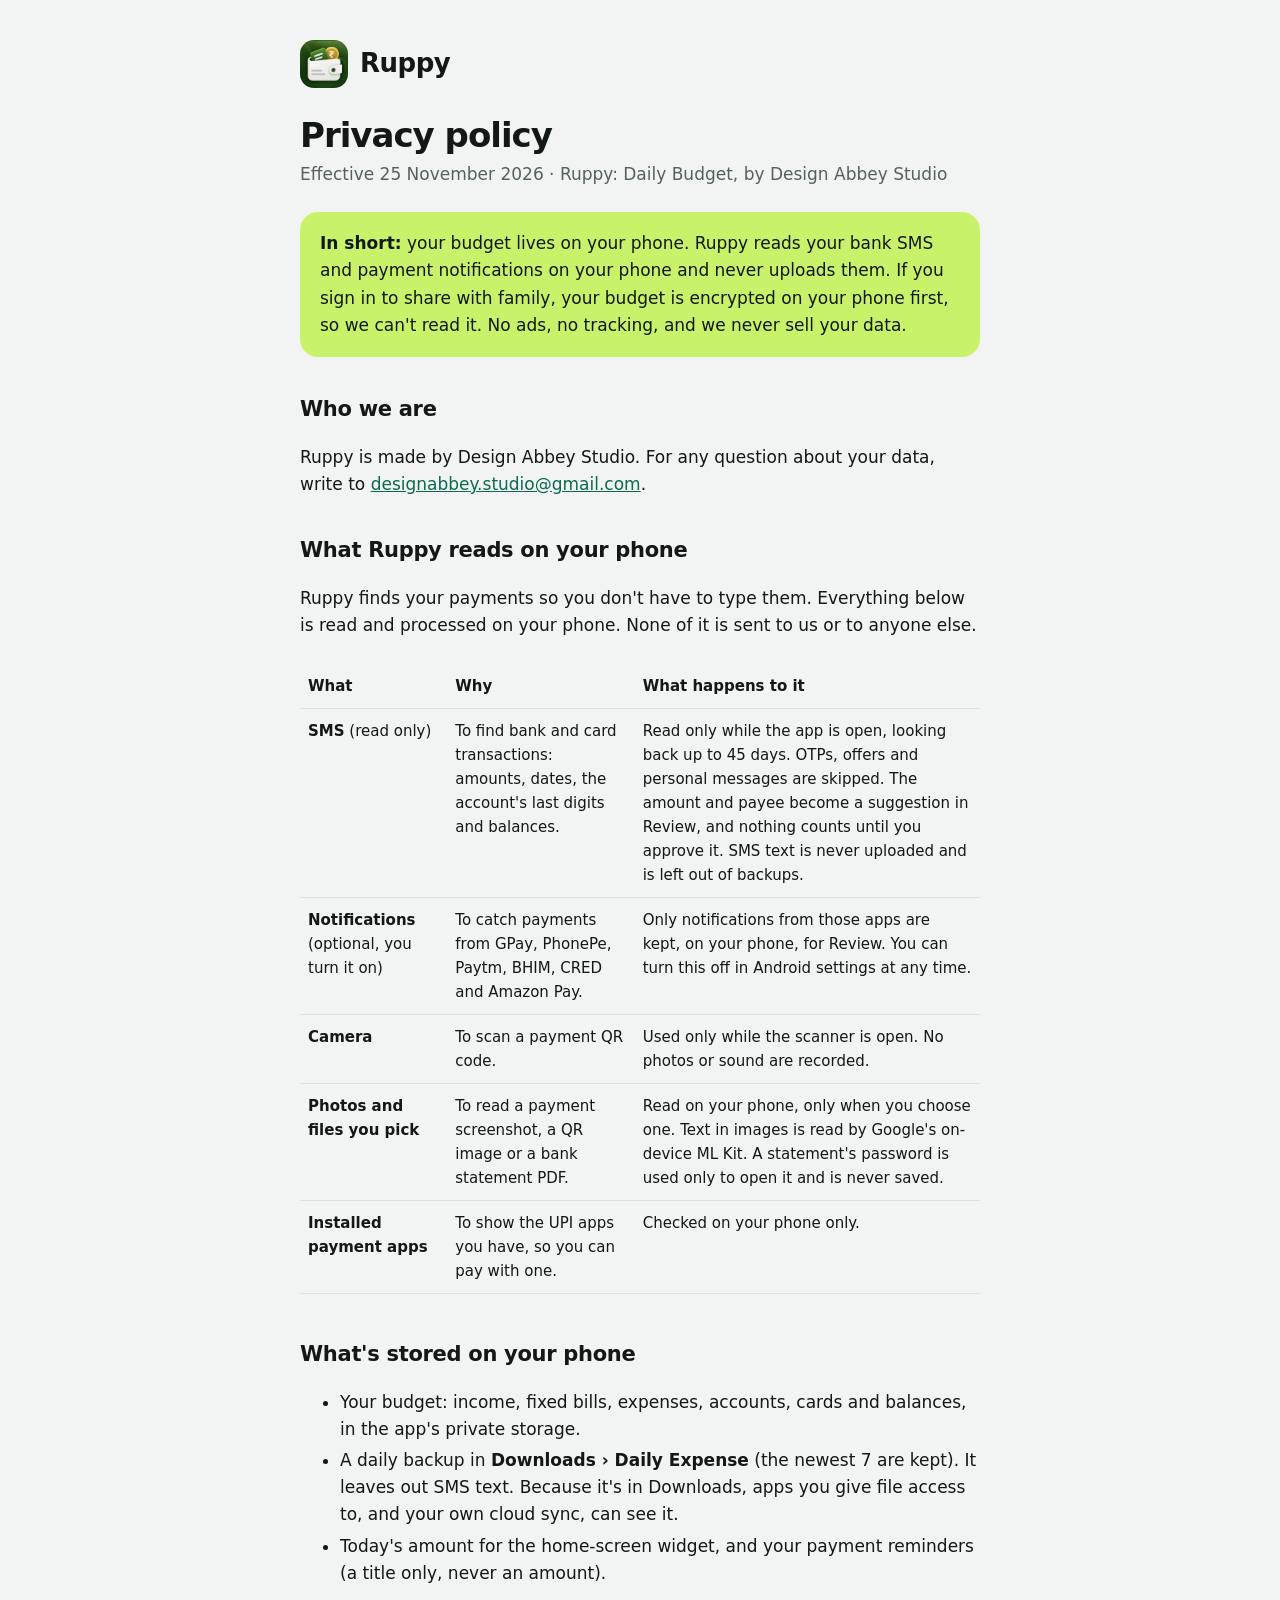
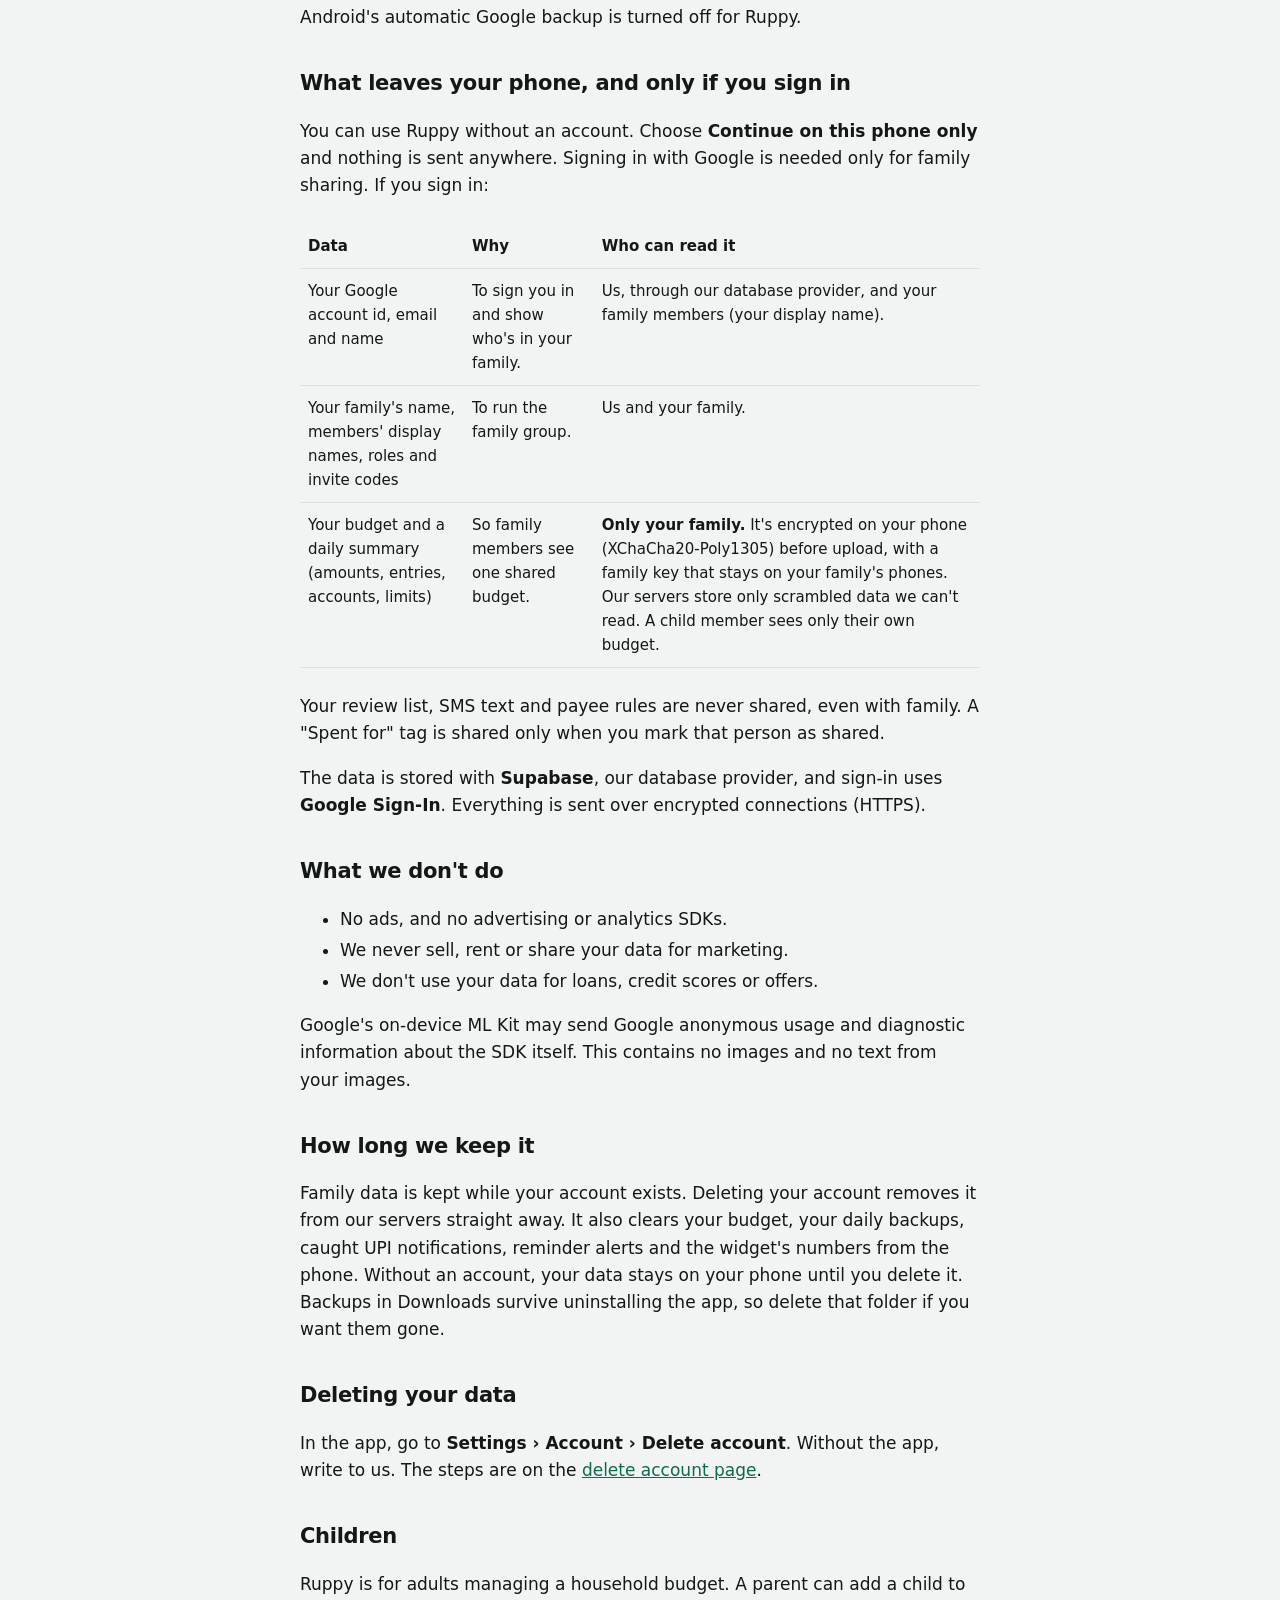
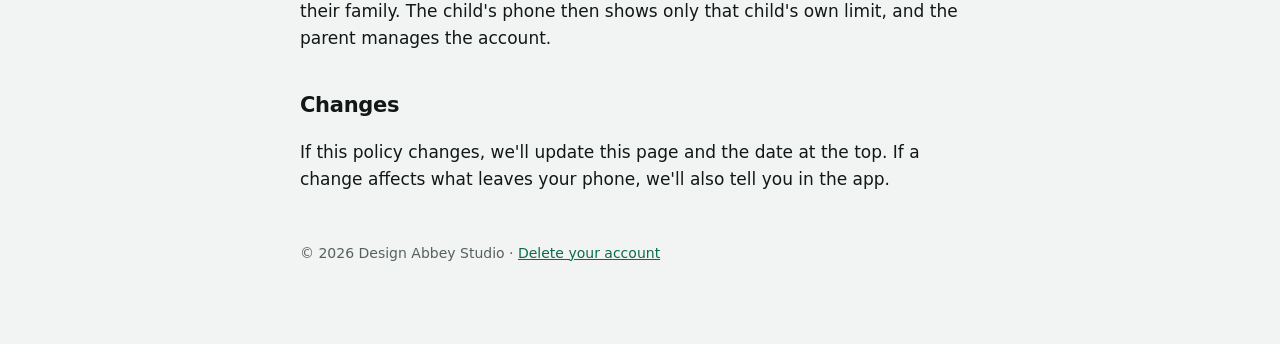
<file: privacy.html>
<!doctype html>
<html lang="en">
<head>
<meta charset="utf-8">
<meta name="viewport" content="width=device-width, initial-scale=1">
<title>Ruppy privacy policy</title>
<link rel="icon" href="icon.png">
<link rel="stylesheet" href="style.css">
</head>
<body><main>
<header><img src="icon.png" alt=""><b>Ruppy</b></header>
<h1>Privacy policy</h1>
<p class="meta">Effective 25 November 2026 · Ruppy: Daily Budget, by Design Abbey Studio</p>

<div class="box"><strong>In short:</strong> your budget lives on your phone. Ruppy reads your bank SMS and payment notifications on your phone and never uploads them. If you sign in to share with family, your budget is encrypted on your phone first, so we can't read it. No ads, no tracking, and we never sell your data.</div>

<h2>Who we are</h2>
<p>Ruppy is made by Design Abbey Studio. For any question about your data, write to <a href="mailto:designabbey.studio@gmail.com">designabbey.studio@gmail.com</a>.</p>

<h2>What Ruppy reads on your phone</h2>
<p>Ruppy finds your payments so you don't have to type them. Everything below is read and processed on your phone. None of it is sent to us or to anyone else.</p>
<div class="wrap"><table>
<tr><th>What</th><th>Why</th><th>What happens to it</th></tr>
<tr><td><strong>SMS</strong> (read only)</td><td>To find bank and card transactions: amounts, dates, the account's last digits and balances.</td><td>Read only while the app is open, looking back up to 45 days. OTPs, offers and personal messages are skipped. The amount and payee become a suggestion in Review, and nothing counts until you approve it. SMS text is never uploaded and is left out of backups.</td></tr>
<tr><td><strong>Notifications</strong> (optional, you turn it on)</td><td>To catch payments from GPay, PhonePe, Paytm, BHIM, CRED and Amazon Pay.</td><td>Only notifications from those apps are kept, on your phone, for Review. You can turn this off in Android settings at any time.</td></tr>
<tr><td><strong>Camera</strong></td><td>To scan a payment QR code.</td><td>Used only while the scanner is open. No photos or sound are recorded.</td></tr>
<tr><td><strong>Photos and files you pick</strong></td><td>To read a payment screenshot, a QR image or a bank statement PDF.</td><td>Read on your phone, only when you choose one. Text in images is read by Google's on-device ML Kit. A statement's password is used only to open it and is never saved.</td></tr>
<tr><td><strong>Installed payment apps</strong></td><td>To show the UPI apps you have, so you can pay with one.</td><td>Checked on your phone only.</td></tr>
</table></div>

<h2>What's stored on your phone</h2>
<ul>
<li>Your budget: income, fixed bills, expenses, accounts, cards and balances, in the app's private storage.</li>
<li>A daily backup in <strong>Downloads › Daily Expense</strong> (the newest 7 are kept). It leaves out SMS text. Because it's in Downloads, apps you give file access to, and your own cloud sync, can see it.</li>
<li>Today's amount for the home-screen widget, and your payment reminders (a title only, never an amount).</li>
</ul>
<p>Android's automatic Google backup is turned off for Ruppy.</p>

<h2>What leaves your phone, and only if you sign in</h2>
<p>You can use Ruppy without an account. Choose <strong>Continue on this phone only</strong> and nothing is sent anywhere. Signing in with Google is needed only for family sharing. If you sign in:</p>
<div class="wrap"><table>
<tr><th>Data</th><th>Why</th><th>Who can read it</th></tr>
<tr><td>Your Google account id, email and name</td><td>To sign you in and show who's in your family.</td><td>Us, through our database provider, and your family members (your display name).</td></tr>
<tr><td>Your family's name, members' display names, roles and invite codes</td><td>To run the family group.</td><td>Us and your family.</td></tr>
<tr><td>Your budget and a daily summary (amounts, entries, accounts, limits)</td><td>So family members see one shared budget.</td><td><strong>Only your family.</strong> It's encrypted on your phone (XChaCha20-Poly1305) before upload, with a family key that stays on your family's phones. Our servers store only scrambled data we can't read. A child member sees only their own budget.</td></tr>
</table></div>
<p>Your review list, SMS text and payee rules are never shared, even with family. A "Spent for" tag is shared only when you mark that person as shared.</p>
<p>The data is stored with <strong>Supabase</strong>, our database provider, and sign-in uses <strong>Google Sign-In</strong>. Everything is sent over encrypted connections (HTTPS).</p>

<h2>What we don't do</h2>
<ul>
<li>No ads, and no advertising or analytics SDKs.</li>
<li>We never sell, rent or share your data for marketing.</li>
<li>We don't use your data for loans, credit scores or offers.</li>
</ul>
<p>Google's on-device ML Kit may send Google anonymous usage and diagnostic information about the SDK itself. This contains no images and no text from your images.</p>

<h2>How long we keep it</h2>
<p>Family data is kept while your account exists. Deleting your account removes it from our servers straight away. It also clears your budget, your daily backups, caught UPI notifications, reminder alerts and the widget's numbers from the phone. Without an account, your data stays on your phone until you delete it. Backups in Downloads survive uninstalling the app, so delete that folder if you want them gone.</p>

<h2>Deleting your data</h2>
<p>In the app, go to <strong>Settings › Account › Delete account</strong>. Without the app, write to us. The steps are on the <a href="delete-account.html">delete account page</a>.</p>

<h2>Children</h2>
<p>Ruppy is for adults managing a household budget. A parent can add a child to their family. The child's phone then shows only that child's own limit, and the parent manages the account.</p>

<h2>Changes</h2>
<p>If this policy changes, we'll update this page and the date at the top. If a change affects what leaves your phone, we'll also tell you in the app.</p>

<footer>© 2026 Design Abbey Studio · <a href="delete-account.html">Delete your account</a></footer>
</main></body>
</html>
</file>
<file: story.css>
/* Ruppy story page. Brand: Manrope; Lime #C9F26B, Forest #1F4D17, Ink #111816. App-screen css is injected, scoped under .dev. */
@font-face{font-family:Manrope;font-weight:500;font-display:swap;src:url(assets/fonts/Manrope_500Medium.ttf)}
@font-face{font-family:Manrope;font-weight:600;font-display:swap;src:url(assets/fonts/Manrope_600SemiBold.ttf)}
@font-face{font-family:Manrope;font-weight:700;font-display:swap;src:url(assets/fonts/Manrope_700Bold.ttf)}
@font-face{font-family:Manrope;font-weight:800;font-display:swap;src:url(assets/fonts/Manrope_800ExtraBold.ttf)}
:root{--bg:#0B0F0E;--text:#E8EDEB;--muted:#93A19B;--lime:#C9F26B;--forest:#1F4D17;--ink:#111816;--paper:#F2F4F3}
*{box-sizing:border-box}
html{scroll-behavior:smooth}
body{margin:0;background:var(--bg);color:var(--text);font-family:Manrope,system-ui,sans-serif;font-feature-settings:"tnum" 1;-webkit-font-smoothing:antialiased}
h1,h2,p{margin:0}
b{color:#fff;font-weight:800}
a{color:inherit}
:focus-visible{outline:3px solid var(--lime);outline-offset:4px;border-radius:6px}
.sr{position:absolute;width:1px;height:1px;overflow:hidden;clip:rect(0 0 0 0)}
.soon{font-size:14px;font-weight:700;color:var(--lime)}

/* top bar: quiet, never competes with the story */
.bar{position:fixed;inset:0 0 auto;z-index:30;display:flex;justify-content:space-between;align-items:center;padding:20px clamp(16px,4vw,48px);
  background:linear-gradient(var(--bg) 60%,transparent)}
.js .story .stage{z-index:1}
.logo{display:flex;align-items:center;gap:10px;text-decoration:none}
.logo img{width:34px;height:34px;border-radius:10px}.logo b{font-size:20px;letter-spacing:-.03em}

/* site nav: the sections outside the story, quiet like the bar */
.nav{display:flex;align-items:center;gap:clamp(14px,2vw,26px)}
.nav a{font-size:14px;font-weight:700;color:var(--muted);text-decoration:none;white-space:nowrap}
.nav a:hover{color:var(--lime)}
#how,#why,#features,#faq,#privacy{scroll-margin-top:90px}

/* opening: the name field is the hook */
.opening{min-height:100svh;display:flex;flex-direction:column;justify-content:center;padding:120px clamp(16px,6vw,120px) 80px;max-width:1280px;margin:0 auto;
  background:radial-gradient(50% 60% at 85% 50%,rgba(201,242,107,.07),transparent 70%)}
.eyebrow-line{font-size:18px;color:var(--muted);font-weight:600;margin-bottom:28px}
.opening h1{font-size:clamp(44px,7.4vw,112px);line-height:1;letter-spacing:-.05em;font-weight:800;max-width:14ch}
.name-field input{font:inherit;letter-spacing:inherit;color:var(--lime);background:transparent;border:0;border-bottom:.07em solid var(--lime);padding:0;margin:0;
  width:6.2ch;field-sizing:content;min-width:2ch;max-width:100%;caret-color:var(--lime)}
.name-field{position:relative}
.name-ghost{position:absolute;left:0;top:0;visibility:hidden;white-space:pre;font:inherit;letter-spacing:inherit;padding:0}
.name-field input:focus{outline:none;background:rgba(201,242,107,.08)}
.name-hint{margin-top:32px;max-width:520px;font-size:16px;line-height:1.6;color:var(--muted)}
.scroll-cue{margin-top:56px;align-self:flex-start;text-decoration:none;font-weight:700;font-size:16px;padding:14px 22px;border:1px solid #2C3532;border-radius:999px}
.scroll-cue:hover{border-color:var(--lime);color:var(--lime)}

/* the story: chapters scroll, the stage stays */
.story{display:grid;grid-template-columns:minmax(0,1fr) minmax(0,1fr);max-width:1280px;margin:0 auto;padding:0 clamp(16px,6vw,120px)}
.chapters{grid-column:1;grid-row:1}
.stage{grid-column:2;grid-row:1;position:sticky;top:0;height:100svh;display:flex;flex-direction:column;align-items:center;justify-content:center;gap:56px;padding-top:40px}
.chapter{min-height:100svh;display:flex;flex-direction:column;justify-content:center;padding:80px 0;max-width:500px;opacity:.28;transition:opacity .6s}
.chapter.now,.still .chapter{opacity:1}
.stamp{font-size:14px;font-weight:700;color:var(--lime);margin-bottom:18px;letter-spacing:.01em}
.chapter h2{font-size:clamp(34px,4vw,56px);line-height:1.04;letter-spacing:-.045em;font-weight:800;margin-bottom:22px}
.para{font-size:19px;line-height:1.65;color:var(--muted)}

/* money line behind the phone */
.money{position:relative;order:2;width:100%;height:150px}
.money svg{width:100%;height:100%;overflow:visible}
.ml-ghost{fill:none;stroke:#222a27;stroke-width:3;vector-effect:non-scaling-stroke}
.ml-line{fill:none;stroke:var(--lime);stroke-width:3.5;stroke-linejoin:round;vector-effect:non-scaling-stroke;filter:drop-shadow(0 0 8px rgba(201,242,107,.5))}
.ml-dot{position:absolute;transform:translate(-50%,-50%);transition:left .7s cubic-bezier(.3,.7,.2,1),top .7s cubic-bezier(.3,.7,.2,1);z-index:3}
.ml-dot i{display:block;width:14px;height:14px;border-radius:50%;background:var(--lime);box-shadow:0 0 0 6px rgba(201,242,107,.2)}
.ml-val{position:absolute;left:18px;top:-30px;white-space:nowrap;font-size:15px;font-weight:800;color:var(--ink);background:var(--lime);padding:5px 10px;border-radius:999px}
.ml-dot.hide{opacity:0}
.ml-dot.flip .ml-val{left:auto;right:18px}
.ml-axis{position:absolute;left:0;right:0;bottom:-26px;display:flex;justify-content:space-between;font-size:12px;font-weight:700;color:#5E6B66}

/* the phone: app markup is 436x939 */
.phone{--s:.56;position:relative;z-index:2;width:calc(436px*var(--s));height:calc(939px*var(--s))}
.phone .dev{position:absolute;left:0;top:0;width:436px;height:939px;border-radius:66px;background:#050707;transform:scale(var(--s));transform-origin:0 0;
  box-shadow:0 0 0 3px #2b3330,0 80px 120px -40px rgba(0,0,0,.9),0 0 120px -20px rgba(201,242,107,.18)}
.scene-screen{position:absolute;inset:0;opacity:0;transition:opacity .5s}
.scene-screen.on,.scene-screen:first-child:not(:has(~ .on)){opacity:1}
.still .scene-screen{transition:none}
.st{position:absolute;inset:0;overflow:hidden}
.st-real{background:var(--paper)}

/* real app screens from Figma, top-aligned (taller screens are scrolled pages) */
.st-img{background:var(--paper)}
.st-img img{display:block;width:100%;height:100%;object-fit:cover;object-position:top}

/* story-only screens, drawn in the app's own style */
.st-splash{background:var(--paper);display:flex;flex-direction:column;align-items:center;justify-content:center;gap:12px;color:var(--ink)}
.st-splash img{width:110px;height:110px;border-radius:28px}.st-splash b{font-size:36px;color:var(--ink);letter-spacing:-.04em}.st-splash span{font-size:15px;font-weight:600;color:#55615D}
.st-lock{background:radial-gradient(120% 70% at 50% 0%,#2E6B22,#123010 55%,#07110A);padding:110px 18px 0;color:#fff}
.lk-time{font-size:84px;font-weight:600;text-align:center;letter-spacing:-.03em;line-height:1}
.lk-date{text-align:center;font-size:16px;font-weight:600;opacity:.8;margin:6px 0 34px}
.lk-note{display:flex;gap:12px;align-items:flex-start;background:rgba(255,255,255,.88);color:var(--ink);border-radius:20px;padding:14px;margin-bottom:10px;backdrop-filter:blur(10px)}
.lk-note img{width:38px;height:38px;border-radius:10px}
.lk-note i{width:38px;height:38px;flex:none;border-radius:10px;background:#0B6B4F;color:#fff;font-style:normal;font-size:12px;font-weight:800;display:grid;place-items:center}
.lk-note small{display:block;font-size:11px;font-weight:700;color:#55615D}.lk-note b{display:block;font-size:15px;color:var(--ink)}.lk-note span{font-size:12px;color:#55615D}
.st-chat{background:#ECE5DA;padding:60px 14px 0;display:flex;flex-direction:column;gap:10px;color:var(--ink)}
.ch-top{background:#fff;margin:-60px -14px 10px;padding:66px 20px 14px;display:flex;flex-direction:column}
.ch-top b{font-size:20px;color:var(--ink)}.ch-top small{font-size:12px;color:#55615D}
.ch{max-width:78%;padding:10px 14px;border-radius:16px;font-size:16px;line-height:1.35;background:#fff;box-shadow:0 1px 1px rgba(0,0,0,.08)}
.ch small{display:block;font-size:12px;font-weight:800;color:#0B6B4F}
.ch.out{align-self:flex-end;background:#DDF1E8}
.st-over{background:var(--paper);padding:120px 18px 0;color:var(--ink)}
.st-over > small{font-size:14px;font-weight:700}
.st-over > b{display:block;font-size:64px;letter-spacing:-.04em;color:var(--ink);margin:4px 0 14px}
.ov-bar{display:block;height:10px;border-radius:5px;background:#DCE3E0}.ov-bar i{display:block;width:6%;height:100%;border-radius:5px;background:var(--ink)}
.st-over p{margin-top:28px;background:var(--lime);border-radius:24px;padding:22px;font-size:20px;line-height:1.5;font-weight:700}
.st-over em{font-style:normal;font-weight:800}

/* after the story: what they used, each linked back to its day */
.recap,.faq{max-width:1080px;margin:0 auto;padding:120px clamp(16px,6vw,80px) 40px}
.recap h2,.faq h2{font-size:clamp(34px,4.4vw,60px);line-height:1.04;letter-spacing:-.045em;font-weight:800;max-width:18ch;text-wrap:balance}
.recap-sub{margin-top:16px;color:var(--muted);font-size:17px}
.used{list-style:none;padding:0;margin:48px 0 0;border-top:1px solid #1F2725}
.used a{display:grid;grid-template-columns:96px minmax(0,1fr) minmax(0,1.4fr) 24px;gap:24px;align-items:baseline;padding:26px 4px;border-bottom:1px solid #1F2725;text-decoration:none;transition:background .25s,padding .25s}
.used a:hover{background:#121816;padding-left:14px}
.f-day{font-size:14px;font-weight:700;color:var(--lime)}
.used b{font-size:22px;letter-spacing:-.02em}
.f-line{color:var(--muted);font-size:16px;line-height:1.55}
.f-go{color:#3E4A46;font-weight:800}.used a:hover .f-go{color:var(--lime)}
.more-h{margin:88px 0 28px;font-size:24px;letter-spacing:-.02em;font-weight:800}
.more{list-style:none;padding:0;margin:0;display:grid;grid-template-columns:repeat(2,minmax(0,1fr));gap:0 48px}
.more li{padding:20px 0;border-top:1px solid #1F2725;display:flex;flex-direction:column;gap:6px}
.more b{font-size:18px}.more span{color:var(--muted);font-size:15px;line-height:1.55}
.faq{padding-top:80px}
.qs{margin-top:36px;border-top:1px solid #1F2725}
.q{border-bottom:1px solid #1F2725}
.q summary{cursor:pointer;list-style:none;display:flex;justify-content:space-between;gap:16px;align-items:center;min-height:68px;font-size:18px;font-weight:800}
.q summary::-webkit-details-marker{display:none}
.q summary::after{content:"+";color:var(--lime);font-size:24px;transition:transform .25s}
.q[open] summary::after{transform:rotate(45deg)}
.q p{padding:0 0 24px;color:var(--muted);font-size:16px;line-height:1.65;max-width:680px}
.faq-mail{margin-top:28px;color:var(--muted);font-size:15px}

/* My family / Just me: both versions are in the page, one is shown */
.v-fam,.v-solo{display:contents}
html.solo .v-fam,html:not(.solo) .v-solo{display:none}
.v-name,.v-you{display:contents}
html.anon .v-name,html:not(.anon) .v-you{display:none}
.mode{display:inline-flex;gap:4px;margin:32px 0 0;padding:4px;border:1px solid #1F2725;border-radius:999px;background:#121816;align-self:flex-start}
.mode label{cursor:pointer;position:relative}
.mode input{position:absolute;opacity:0;pointer-events:none}
.mode span{display:block;min-height:44px;line-height:44px;padding:0 20px;border-radius:999px;font-size:15px;font-weight:700;color:var(--muted)}
.mode input:checked + span{background:var(--lime);color:var(--ink)}
.mode input:focus-visible + span{outline:3px solid var(--lime);outline-offset:2px}
.name-field input::placeholder{color:var(--lime);opacity:.55}
/* the old page's content, in the story's dark style */
.how,.why,.priv{max-width:1080px;margin:0 auto;padding:120px clamp(16px,6vw,80px) 40px}
.how h2,.why h2,.priv h2{font-size:clamp(34px,4.4vw,60px);line-height:1.04;letter-spacing:-.045em;font-weight:800;max-width:20ch;text-wrap:balance}
.how-grid{display:grid;grid-template-columns:minmax(0,1fr) minmax(0,1fr);gap:56px;align-items:center;margin-top:48px}
.calc{background:#121816;border:1px solid #1F2725;border-radius:28px;padding:32px}
.calc small{font-size:14px;font-weight:700;color:var(--muted)}
.calc-n{display:block;font-size:72px;letter-spacing:-.05em;line-height:1.05;color:var(--lime)}
.calc dl{margin:24px 0 0;border-top:1px solid #1F2725}
.calc dl div{display:flex;justify-content:space-between;padding:14px 0;border-bottom:1px solid #1F2725}
.calc dt{color:var(--muted);font-weight:600}.calc dd{margin:0;font-weight:800}
.calc-carry{margin-top:20px;font-size:15px;line-height:1.55;color:var(--muted)}
.hw{list-style:none;padding:0;margin:0;display:grid;gap:28px}
.hw li{display:flex;gap:20px;align-items:flex-start}
.hw-n{width:44px;height:44px;flex:none;border-radius:50%;border:1.5px solid var(--lime);color:var(--lime);display:grid;place-items:center;font-weight:800}
.hw b{font-size:22px;letter-spacing:-.02em}.hw p{margin-top:4px;color:var(--muted);font-size:16px;line-height:1.55}
.why h2 span{color:var(--muted);font-weight:700}
.why-stats{display:grid;grid-template-columns:repeat(4,minmax(0,1fr));gap:32px;margin-top:56px}
.why-stat{border-top:1px solid #2C3532;padding-top:22px;position:relative}
.why-stat::before{content:"";position:absolute;left:0;top:-1px;width:44px;height:2px;background:var(--lime)}
.why-stat b{display:block;font-size:52px;letter-spacing:-.05em;line-height:1}
.why-stat span{display:block;font-size:15px;font-weight:800;margin:10px 0 8px}
.why-stat p{color:var(--muted);font-size:15px;line-height:1.55}
.why-note{margin-top:36px;font-size:13px;color:#5E6B66}
.priv-grid{display:grid;grid-template-columns:minmax(0,1fr) minmax(0,1fr);gap:16px;margin-top:48px}
.pcard{background:radial-gradient(120% 90% at 100% 0%,#24561A,var(--forest) 45%,#0F2A0C);border-radius:28px;padding:36px;display:flex;flex-direction:column;gap:14px}
.pcard h3{margin:0;font-size:26px;letter-spacing:-.03em}
.pcard p{color:#CFE3C8;font-size:16px;line-height:1.55}
.pcard ul{list-style:none;padding:0;margin:4px 0 0;display:grid;gap:12px}
.pcard li{padding-left:28px;position:relative;color:#E3EFDF;line-height:1.5}
.pcard li::before{content:"✓";position:absolute;left:0;color:var(--lime);font-weight:800}
.rv{margin-top:auto;background:#fff;color:var(--ink);border-radius:20px;padding:8px;transform:rotate(-1.5deg)}
.rv b{color:var(--ink)}
.rv-row{display:flex;justify-content:space-between;align-items:center;padding:12px 14px}
.rv-row small{display:block;font-size:12px;color:#55615D}.rv-row > span{font-weight:800;font-size:17px}
.rv-row.dim{opacity:.55;border-top:1px solid #DCE3E0}
.rv-btns{display:grid;grid-template-columns:1fr 2fr;gap:8px;padding:0 10px 10px}
.rv-btns span{text-align:center;padding:10px;border-radius:999px;background:#E9EEEC;font-size:14px;font-weight:800}
.rv-btns .on{background:var(--ink);color:#fff}

/* parallax layers (moved by --py from the script) */
.opening{position:relative;overflow:hidden}
.opening > *:not(.hero-art){position:relative;z-index:2}
.hero-art{position:absolute;inset:0;pointer-events:none;z-index:1}
.hp{position:absolute;width:250px;aspect-ratio:412/915;border-radius:40px;background:#050707;padding:7px;
  box-shadow:0 0 0 2px #2b3330,0 50px 90px -30px rgba(0,0,0,.9);transform:translate3d(0,var(--py,0),0) rotate(var(--r,0deg));will-change:transform}
.hp img{display:block;width:100%;height:100%;object-fit:cover;object-position:top;border-radius:33px}
.hp1{right:4%;top:8%;--r:9deg;opacity:.35;filter:blur(2px);width:210px}
.hp2{right:20%;top:30%;--r:-7deg;opacity:.6}
.hp3{right:7%;top:36%;--r:5deg;width:270px;box-shadow:0 0 0 2px #2b3330,0 60px 100px -30px rgba(0,0,0,.95),0 0 120px -20px rgba(201,242,107,.25)}
.pc{position:absolute;transform:translate3d(0,var(--py,0),0) rotate(var(--r,0deg));will-change:transform;filter:drop-shadow(0 18px 20px rgba(0,0,0,.55))}
.pc1{width:92px;right:33%;top:20%;--r:-14deg}
.pc2{width:54px;right:3%;top:74%;--r:18deg;filter:blur(2px)}
.pc3{width:140px;right:28%;top:76%;--r:10deg;filter:blur(5px);opacity:.8}
.ending{position:relative;overflow:hidden}
.ending > *:not(.end-art){position:relative;z-index:2}
.end-art{position:absolute;inset:0;pointer-events:none;z-index:1}
.ec1{width:110px;left:12%;top:22%;--r:-12deg}
.ec2{width:60px;right:16%;top:16%;--r:20deg;filter:blur(2px)}
.ec3{width:120px;right:3%;bottom:3%;--r:8deg;filter:blur(4px);opacity:.7}
@media (max-width:1100px){.hp1{display:none}.hp2{right:30%}}
@media (max-width:860px){
  .hero-art .hp{display:none}
  .pc1{width:64px;right:6%;top:14%}.pc3{width:90px;right:-4%;top:82%}.pc2{right:auto;left:72%;top:88%}
  .ec1{width:70px;left:4%;top:10%}.ec3{width:96px;right:-6%;bottom:6%}
}

/* ending */
.ending{min-height:100svh;display:flex;flex-direction:column;align-items:center;justify-content:center;text-align:center;padding:120px 20px;
  background:radial-gradient(60% 50% at 50% 40%,rgba(201,242,107,.12),transparent 70%)}
.end-icon{width:112px;height:112px;border-radius:30px;margin-bottom:40px;box-shadow:0 30px 60px -20px rgba(0,0,0,.8)}
.ending h2{font-size:clamp(36px,5.4vw,76px);line-height:1.04;letter-spacing:-.05em;font-weight:800;max-width:16ch;text-wrap:balance}
.ending h2 em{font-style:normal;color:var(--lime)}
.end-q{margin-top:28px;font-size:20px;color:var(--muted)}
.facts{list-style:none;padding:0;margin:44px 0 0;display:flex;flex-wrap:wrap;justify-content:center;gap:10px}
.facts li{border:1px solid #2C3532;border-radius:999px;padding:10px 18px;font-size:15px;font-weight:700}
.soon.big{margin-top:44px;font-size:22px}
.end-line{margin-top:10px;color:var(--muted);font-size:16px}

.foot{border-top:1px solid #1C2321;padding:32px clamp(16px,4vw,48px) 40px;display:flex;flex-wrap:wrap;gap:6px 22px;font-size:14px;font-weight:600}
.foot a{text-decoration:none;padding:10px 0}.foot a:hover{color:var(--lime)}
.foot p{width:100%;color:#5E6B66;font-size:13px;margin-top:8px}

@media (prefers-reduced-motion:reduce){*{transition:none!important;scroll-behavior:auto!important}}

/* phones: the stage sits on top, the story scrolls underneath */
@media (max-width:860px){
  .story{display:block;padding:0 16px}
  .stage{height:58svh;z-index:5;background:linear-gradient(var(--bg) 85%,transparent);gap:26px;padding-top:64px}
  .phone{--s:.3}
  .money{height:70px;width:92%}
  .chapter{min-height:100svh;justify-content:flex-end;padding:0 0 9svh;max-width:none}
  .chapters{margin-top:-58svh}
  .chapter h2{font-size:32px}
  .para{font-size:17px}
  .opening{padding:110px 16px 60px}
  .bar{flex-wrap:wrap;row-gap:8px;padding-top:14px;padding-bottom:12px}
  .bar .soon{display:none}
  .nav{order:3;width:100%;gap:6px 14px;flex-wrap:wrap}
  .nav a{font-size:12.5px}
  .used a{grid-template-columns:64px minmax(0,1fr);gap:4px 14px}.used .f-line{grid-column:2}.f-go{display:none}
  .more{grid-template-columns:1fr}
  .recap,.faq{padding-top:80px}
  .how,.why,.priv{padding-top:80px}
  .how-grid,.priv-grid{grid-template-columns:1fr;gap:28px}
  .why-stats{grid-template-columns:1fr 1fr;gap:28px 20px}
  .calc-n{font-size:56px}
}

/* ---- horizontal story (with JS): the frame pins, scenes slide in from the right ---- */
.js .story{display:block;max-width:none;padding:0;height:calc(var(--n) * 100svh)}
.js .pin{position:sticky;top:0;height:100svh;overflow:hidden;display:grid;grid-template-columns:minmax(0,1fr) minmax(0,1fr);align-items:center;
  max-width:1280px;margin:0 auto;padding:0 clamp(16px,6vw,120px)}
.js .stage{grid-column:2;grid-row:1;position:relative;height:100svh;padding:96px 0 40px;justify-content:center;gap:40px}
.js .track{grid-column:1;grid-row:1;overflow:hidden;position:relative}
.js .chapters{display:flex;transform:translateX(calc(var(--i, 0) * -100%));transition:transform .7s cubic-bezier(.3,.7,.2,1)}
.js .chapter{flex:0 0 100%;min-height:0;padding:0 40px 0 0;max-width:none;opacity:0;transition:opacity .5s}
.js .chapter.now{opacity:1}
.js .chapter .para{max-width:500px}
.dots{display:none}
.js .dots{display:flex;gap:8px;margin-top:40px}
.js .dots i{width:8px;height:8px;border-radius:4px;background:#2C3532;transition:width .4s,background .4s}
.js .dots i.on{width:28px;background:var(--lime)}
@media (prefers-reduced-motion:reduce){.js .chapters,.js .chapter{transition:none}}
@media (max-width:860px){
  .js .pin{display:flex;flex-direction:column;align-items:stretch;padding:0 16px}
  .js .stage{height:auto;flex:0 0 auto;padding:88px 0 8px;gap:18px;background:none}
  .js .track{flex:1 1 auto;min-height:0;padding:40px 0 20px}
  .js .chapter{padding:0}
  .js .chapters{margin-top:0}  /* undo the vertical layout's overlap */
  .js .chapter h2{font-size:28px;margin-bottom:12px}
  .js .chapter .stamp{margin-bottom:10px}
  .js .para{font-size:16px;line-height:1.55}
  .js .dots{margin-top:20px}
}

/* opening art: only where there's room, in its own right-hand column; text keeps to the left */
.hp{display:none}
@media (min-width:1200px){
  .opening{max-width:none;padding-right:44%}
  .opening h1{font-size:clamp(56px,5.4vw,88px)}
  .hero-art{left:56%}
  .hp{display:block}
  .hp1{right:auto;left:4%;top:9%;width:190px}
  .hp2{right:auto;left:22%;top:24%;width:220px}
  .hp3{right:auto;left:48%;top:17%;width:240px}
  .pc1{right:auto;left:40%;top:10%}.pc2{right:6%;top:78%}.pc3{right:auto;left:8%;top:74%;width:120px}
}
@media (min-width:861px) and (max-width:1199px){.pc1{right:5%;top:12%;width:70px}.pc3{right:2%;top:80%;width:100px}.pc2{right:14%;top:60%}}
</file>
<file: style.css>
:root{--lime:#C9F26B;--ink:#111816;--muted:#55615D;--line:#DCE3E0;--paper:#F2F4F3;--green:#0B6B4F}
@media (prefers-color-scheme:dark){:root{--ink:#E8EDEB;--muted:#A3AEA9;--line:#2E3633;--paper:#0E1211;--green:#6FD3A8}}
*{box-sizing:border-box}
body{margin:0;background:var(--paper);color:var(--ink);font:17px/1.6 Manrope,system-ui,-apple-system,"Segoe UI",sans-serif}
main{max-width:720px;margin:0 auto;padding:40px 20px 80px}
header{display:flex;align-items:center;gap:12px;margin-bottom:28px}
header img{width:48px;height:48px;border-radius:14px}
header b{font-size:26px;letter-spacing:-.5px}
h1{font-size:34px;line-height:1.15;letter-spacing:-1px;margin:0 0 6px}
h2{font-size:21px;margin:36px 0 8px;letter-spacing:-.3px}
.meta{color:var(--muted);margin:0 0 24px}
.box{background:var(--lime);color:#111816;border-radius:18px;padding:18px 20px;margin:20px 0}
a{color:var(--green)}
.wrap{overflow-x:auto}
table{border-collapse:collapse;width:100%;font-size:15px;margin:8px 0}
th,td{text-align:left;vertical-align:top;padding:10px 8px;border-bottom:1px solid var(--line)}
th{font-weight:800}
li{margin:4px 0}
footer{margin-top:48px;color:var(--muted);font-size:14px}
</file>
